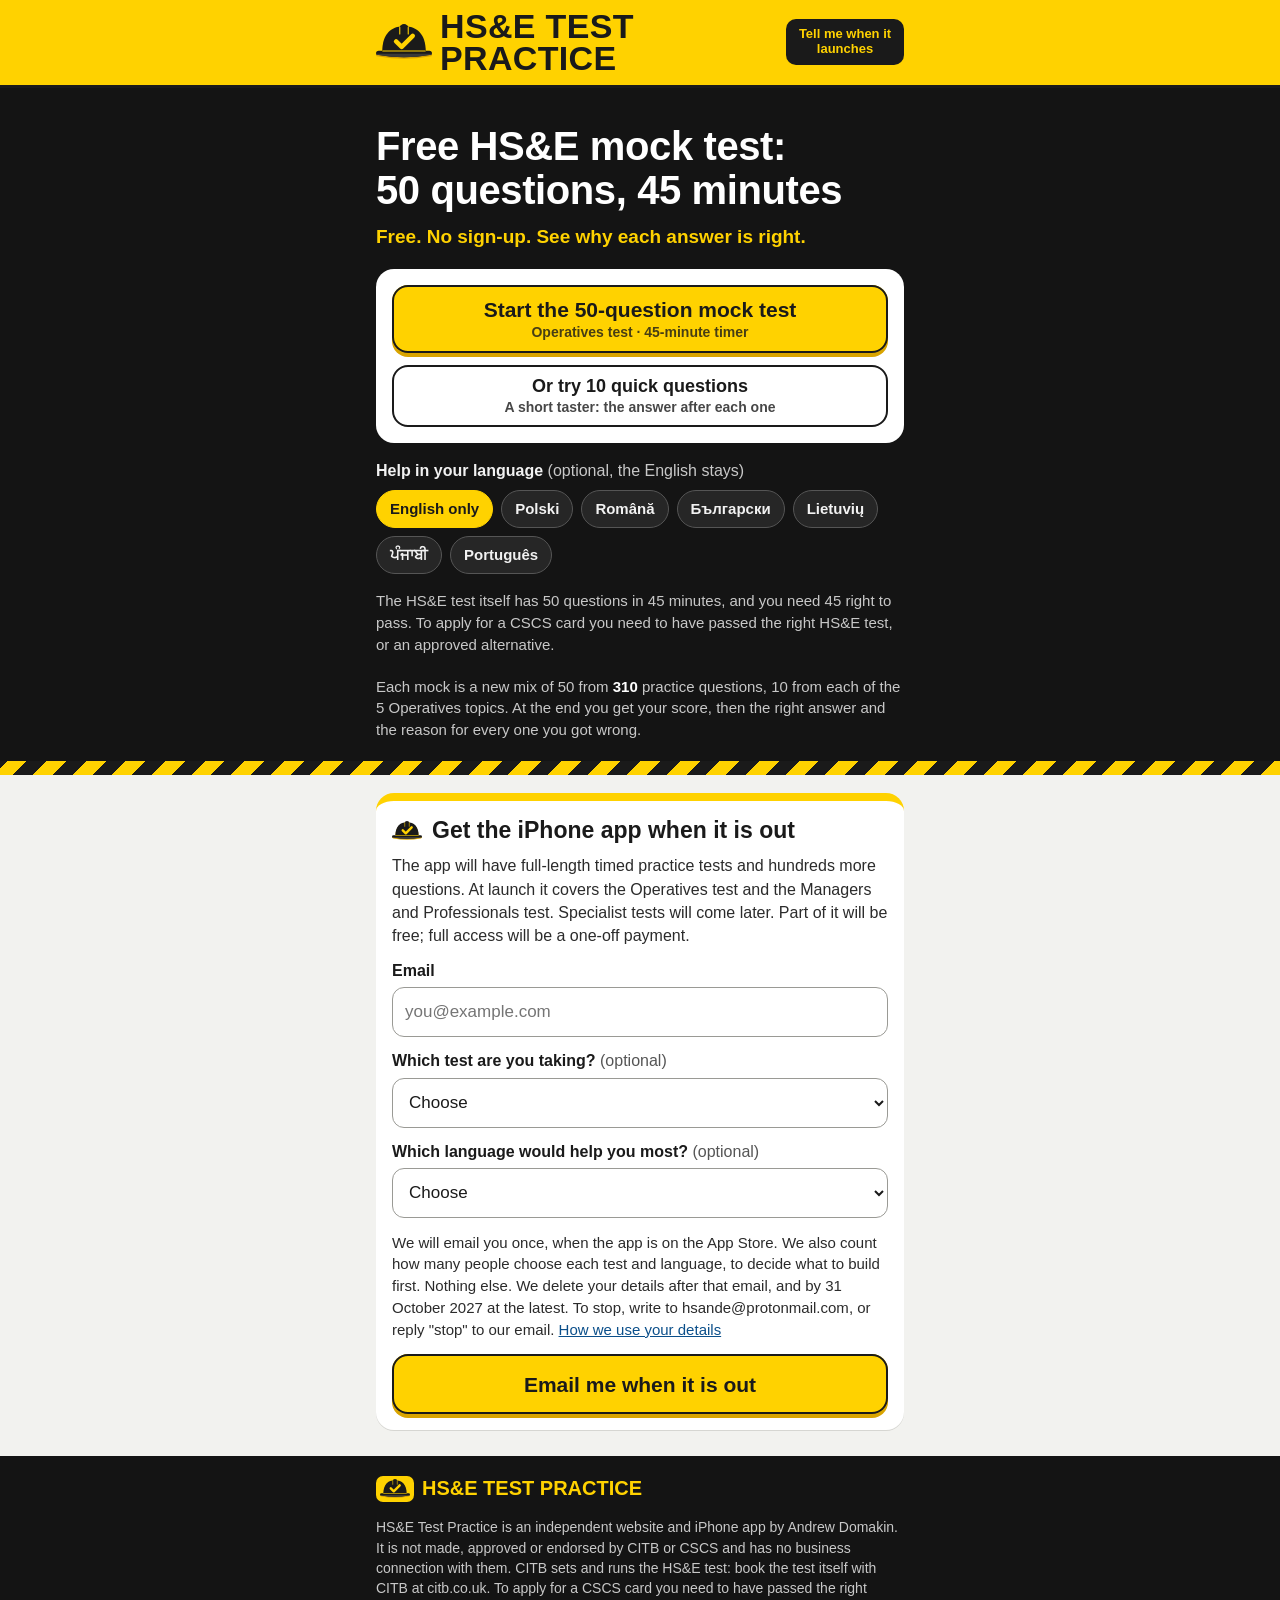
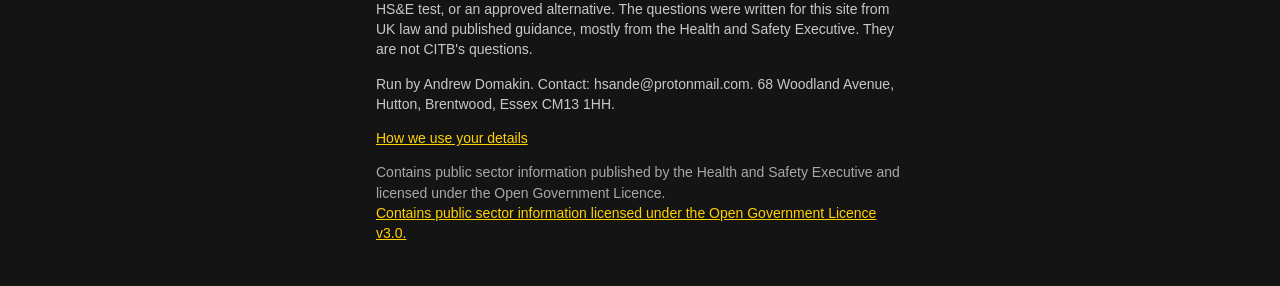
<file: index.html>
<!doctype html>
<html lang="en-GB">
<head>
<meta charset="utf-8">
<meta name="viewport" content="width=device-width, initial-scale=1, viewport-fit=cover">
<meta name="format-detection" content="telephone=no, email=no, address=no">
<title>HS&amp;E Test Practice: free 50-question mock test</title>
<meta name="description" content="A free, timed 50-question mock and 10 quick practice questions for the CITB HS&amp;E test, with the reason for every answer. Independent site, not made, approved or endorsed by CITB or CSCS.">
<meta name="theme-color" content="#FFD200">
<link rel="icon" href="icon.svg" type="image/svg+xml">
<link rel="stylesheet" href="style.css">
</head>
<body>

<header class="bar">
  <div class="bar-in">
    <span class="brand" aria-label="HS&amp;E Test Practice">
      <svg class="hat" viewBox="102 116 820 536" aria-hidden="true"><use href="#hat"/></svg>
      <span class="brand-name">HS&amp;E Test Practice</span>
    </span>
    <button type="button" class="bar-cta" data-go="signup">Tell me when it launches</button>
  </div>
</header>

<main>
  <!-- 1. The first screen -->
  <section id="intro" class="board">
    <div class="wrap">
      <h1>Free HS&amp;E mock test: <span class="nowrap">50 questions,</span> <span class="nowrap">45 minutes</span></h1>
      <p class="promise">Free. No sign-up. See why each answer is right.</p>

      <div class="start-card">
        <button type="button" class="big" id="startMock">Start the 50-question mock test<small>Operatives test · 45-minute timer</small></button>
        <button type="button" class="second" id="start">Or try 10 quick questions<small>A short taster: the answer after each one</small></button>
      </div>
      <div class="langs">
        <p class="langs-h">Help in your language <span>(optional, the English stays)</span></p>
        <div class="chips" role="group" aria-label="Help language">
          <button type="button" class="chip on" data-lang="">English only</button>
          <button type="button" class="chip" data-lang="pl" lang="pl">Polski</button>
          <button type="button" class="chip" data-lang="ro" lang="ro">Română</button>
          <button type="button" class="chip" data-lang="bg" lang="bg">Български</button>
          <button type="button" class="chip" data-lang="lt" lang="lt">Lietuvių</button>
          <button type="button" class="chip" data-lang="pa" lang="pa">ਪੰਜਾਬੀ</button>
          <button type="button" class="chip" data-lang="pt" lang="pt">Português</button>
        </div>
      </div>

      <p class="pool">The HS&amp;E test itself has 50 questions in 45 minutes, and you need 45 right to pass. To apply for a CSCS card you need to have passed the right HS&amp;E test, or an approved alternative.</p>
      <p class="pool">Each mock is a new mix of 50 from <b id="poolCount">310</b> practice questions, 10 from each of the 5 Operatives topics. At the end you get your score, then the right answer and the reason for every one you got wrong.</p>
    </div>
    <div class="stripes" aria-hidden="true"></div>
  </section>

  <!-- 2a. The 10-question taster -->
  <section id="quiz" class="quiz" hidden>
    <div class="quiz-top">
      <div class="wrap quiz-top-in">
        <span id="qcount" class="qcount">Question 1 of 10</span>
        <label class="lang-pick"><span class="sr">Help language</span><select class="langSelect"></select></label>
      </div>
      <div class="wrap"><div class="segs" id="segs" aria-hidden="true"></div></div>
    </div>
    <div class="wrap" id="qbody"></div>
    <div class="next-bar" id="nextBar" hidden>
      <div class="wrap"><button type="button" class="big" id="next">Next question</button></div>
    </div>
  </section>

  <section id="score" class="score wrap" hidden>
    <div class="score-card">
      <p class="score-big" id="scoreLine">You got 7 of 10.</p>
      <div class="score-dots" id="scoreDots" aria-hidden="true"></div>
      <p class="score-note">This is a short taster. It cannot tell you whether you will pass.</p>
      <button type="button" class="big" id="scoreToMock">Now try the 50-question mock test</button>
      <button type="button" class="again" id="again">Try the 10 again</button>
    </div>
  </section>

  <!-- 2b. The timed 50-question mock -->
  <section id="mock" class="quiz" hidden>
    <div class="quiz-top">
      <div class="wrap quiz-top-in">
        <span id="mcount" class="qcount">1 of 50</span>
        <span class="timer" id="timer" role="timer" aria-label="Time left">45:00</span>
        <label class="lang-pick"><span class="sr">Help language</span><select class="langSelect"></select></label>
      </div>
      <div class="wrap"><div class="segs fifty" id="msegs" aria-hidden="true"></div></div>
    </div>
    <div class="wrap" id="mbody"></div>
    <div class="next-bar" id="mockBar">
      <div class="wrap two">
        <button type="button" class="back" id="mback">Back</button>
        <button type="button" class="big" id="mnext">Next</button>
      </div>
      <div class="wrap"><button type="button" class="finish-link" id="mfinish">Finish the mock now</button></div>
    </div>
  </section>

  <section id="mockScore" class="score wrap" hidden>
    <div class="score-card">
      <p class="timeup" id="timeUp" hidden>Time is up.</p>
      <p class="score-big" id="mScoreLine">You got 41 of 50.</p>
      <p class="score-need">You need 45 right to pass the real test.</p>
      <div class="topics" id="mTopics"></div>
      <p class="score-note">This mock is practice, not the real test. It cannot tell you whether you will pass.</p>
      <button type="button" class="big" id="toReview">Go over your wrong answers</button>
      <div class="score-more">
        <button type="button" class="again" id="mockAgain">Start a new mock</button>
        <button type="button" class="again" id="mockToTaster">Try 10 quick questions</button>
      </div>
    </div>
  </section>

  <section id="review" class="quiz" hidden>
    <div class="quiz-top">
      <div class="wrap quiz-top-in">
        <span id="rcount" class="qcount">Wrong answer 1 of 9</span>
        <label class="lang-pick"><span class="sr">Help language</span><select class="langSelect"></select></label>
      </div>
    </div>
    <div class="wrap" id="rbody"></div>
    <div class="next-bar">
      <div class="wrap two">
        <button type="button" class="back" id="rback">Back</button>
        <button type="button" class="big" id="rnext">Next</button>
      </div>
    </div>
  </section>

  <!-- 4. Sign-up -->
  <section id="signup" class="signup wrap">
    <div class="signup-card">
      <div class="signup-head">
        <svg class="hat small" viewBox="102 116 820 536" aria-hidden="true"><use href="#hat"/></svg>
        <h2>Get the iPhone app when it is out</h2>
      </div>
      <p>The app will have full-length timed practice tests and hundreds more questions. At launch it covers the Operatives test and the Managers and Professionals test. Specialist tests will come later. Part of it will be free; full access will be a one-off payment.</p>

      <form id="form" novalidate>
        <label class="field">Email
          <input type="email" name="email" id="email" required autocomplete="email" inputmode="email" placeholder="you@example.com">
        </label>
        <span class="err" id="emailErr" hidden>Please enter your email address.</span>

        <label class="field">Which test are you taking? <span class="optl">(optional)</span>
          <select name="test" id="test">
            <option value="">Choose</option>
            <option>Operatives</option>
            <option>Managers and Professionals</option>
            <option>Specialist (coming later)</option>
            <option>Not sure</option>
            <option>Prefer not to say</option>
          </select>
        </label>

        <label class="field">Which language would help you most? <span class="optl">(optional)</span>
          <select name="language" id="language">
            <option value="">Choose</option>
            <option>English</option>
            <option lang="pl">Polski</option>
            <option lang="ro">Română</option>
            <option lang="bg">Български</option>
            <option lang="lt">Lietuvių</option>
            <option lang="pa">ਪੰਜਾਬੀ</option>
            <option lang="pt">Português</option>
            <option>Other</option>
          </select>
        </label>

        <input type="hidden" name="source" value="site">
        <div class="hp" aria-hidden="true">
          <label>Leave this empty <input type="text" name="website" tabindex="-1" autocomplete="off"></label>
        </div>

        <p class="layer1">We will email you once, when the app is on the App Store. We also count how many people choose each test and language, to decide what to build first. Nothing else. We delete your details after that email, and by 31 October 2027 at the latest. To stop, write to <span data-fill="email">[business email]</span>, or reply "stop" to our email. <a href="privacy.html" id="noticeLink">How we use your details</a></p>

        <button type="submit" class="big" id="send">Email me when it is out</button>
        <p class="thanks" id="thanks" hidden role="status">Thanks. We will email you once, when the app is out.</p>
        <p class="err" id="sendErr" hidden role="status"></p>
      </form>

      <div class="notice" id="notice" hidden>
        <h3>How we use your details</h3>
        <p><b>Who we are.</b> HS&amp;E Test Practice is run by Andrew Domakin, a sole trader in the UK. Contact: <span data-fill="email">[business email]</span>, <span data-fill="address">[geographic address]</span>.</p>
        <p><b>What we collect.</b> Your email address and, if you choose, which test you are taking and a language. We also record the date and time, which version of this notice you saw, and whether you came from our Google ad. We do not ask your name.</p>
        <p><b>Why, and our legal basis.</b></p>
        <ul>
          <li>To email you once when the HS&amp;E Test Practice iPhone app is on the App Store. Our legal basis is your consent, which you give by pressing "Email me when it is out". You do not have to: the practice questions and the mock work without it.</li>
          <li>To count how many people want each test and each language, and how many came from our Google ad, so we can decide what to build and translate first and whether our ad works. Our legal basis is our legitimate interest in making those decisions. We only ever use these counts as totals. You can object at any time by writing to <span data-fill="email">[business email]</span>.</li>
        </ul>
        <p>We do not use your details for anything else.</p>
        <p><b>Who else has your details.</b> Google, which runs Google Forms: it stores the answers in our Google account and also handles them under its own privacy policy (policies.google.com/privacy). Google may store data in the United States; Google LLC is covered by the UK–US data bridge. GitHub, which hosts this page, records visitors' IP addresses for security. We never sell your details or give them to anyone else.</p>
        <p><b>How long we keep them.</b> We delete them after we send the launch email, and by 31 October 2027 at the latest, even if the app is not out by then.</p>
        <p><b>Your rights.</b> You can take back your consent at any time: write to <span data-fill="email">[business email]</span>, or reply "stop" to our email. You can ask for a copy of your details, or ask us to correct or delete them. If you are unhappy with how we use your details, tell us: we will confirm we have your complaint within 30 days and then deal with it. You can also complain to the Information Commissioner's Office: ico.org.uk.</p>
        <p data-cookies><b>Cookies.</b> This page sets no cookies and uses no tracking.</p>
        <p>No decisions are made about you by computer.</p>
        <button type="button" class="again" id="noticeClose">Close</button>
      </div>
    </div>
  </section>
</main>

<footer class="foot">
  <div class="wrap">
    <p class="foot-brand"><svg class="hat small" viewBox="102 116 820 536" aria-hidden="true"><use href="#hat"/></svg> HS&amp;E Test Practice</p>
    <p>HS&amp;E Test Practice is an independent website and iPhone app by Andrew Domakin. It is not made, approved or endorsed by CITB or CSCS and has no business connection with them. CITB sets and runs the HS&amp;E test: book the test itself with CITB at citb.co.uk. To apply for a CSCS card you need to have passed the right HS&amp;E test, or an approved alternative. The questions were written for this site from UK law and published guidance, mostly from the Health and Safety Executive. They are not CITB's questions.</p>
    <p>Run by Andrew Domakin. Contact: <span data-fill="email">[business email]</span>. <span data-fill="address">[geographic address]</span>.</p>
    <p><a href="privacy.html">How we use your details</a><span id="adSettingsWrap" hidden> · <a href="#" id="adSettings">Ad measurement settings</a></span></p>
    <p class="credits">Contains public sector information published by the Health and Safety Executive and licensed under the Open Government Licence.<br>
    <a href="https://www.nationalarchives.gov.uk/doc/open-government-licence/version/3/">Contains public sector information licensed under the Open Government Licence v3.0.</a></p>
  </div>
</footer>

<!-- Option 4B only (config.js GTAG.enabled). Hidden and inert while the tag is off. -->
<div class="consent" id="consent" hidden role="dialog" aria-label="Ad measurement">
  <div class="wrap">
    <p>Can we count whether our Google ad brought you here? If you allow it, Google sets a cookie and tells us when someone who clicked our ad signs up. Google also uses this to measure its ads. It is not needed for the page to work.</p>
    <p class="consent-more" id="consentMore" hidden>Google receives the ad click, the page visit and the sign-up event. You can change your mind at any time with "Ad measurement settings" at the bottom of the page.</p>
    <div class="consent-btns">
      <button type="button" class="cbtn" id="cAllow">Allow</button>
      <button type="button" class="cbtn" id="cDeny">No thanks</button>
      <button type="button" class="clink" id="cMore">More</button>
    </div>
  </div>
</div>

<!-- The app icon's hard hat with the tick (same shapes as the app's SiteStyle.swift) -->
<svg width="0" height="0" style="position:absolute" aria-hidden="true">
  <defs>
    <clipPath id="underside"><rect x="90" y="552" width="850" height="120"/></clipPath>
    <g id="hatShape">
      <path d="M142 508 L882 508 Q922 508 922 548 Q922 570 882 570 Q512 638 142 570 Q102 570 102 548 Q102 508 142 508 Z"/>
      <path d="M194 520 C194 270 315 150 512 150 C709 150 830 270 830 520 Z"/>
      <rect x="450" y="116" width="124" height="184" rx="62"/>
    </g>
    <g id="hat">
      <use href="#hatShape" fill="#D9A400" transform="translate(0 22)"/>
      <use href="#hatShape" fill="#1A1A1A"/>
      <path clip-path="url(#underside)" fill="#3A3A3A" d="M142 508 L882 508 Q922 508 922 548 Q922 570 882 570 Q512 638 142 570 Q102 570 102 548 Q102 508 142 508 Z"/>
      <path d="M450 166 V262 M574 166 V262 M202 512 H822" stroke="#FFD200" stroke-width="16" stroke-linecap="round" fill="none"/>
      <path d="M396 372 L478 452 L640 290" stroke="#FFD200" stroke-width="66" stroke-linecap="round" stroke-linejoin="round" fill="none"/>
    </g>
  </defs>
</svg>

<script src="config.js"></script>
<script src="data.js"></script>
<script src="app.js"></script>
</body>
</html>
</file>
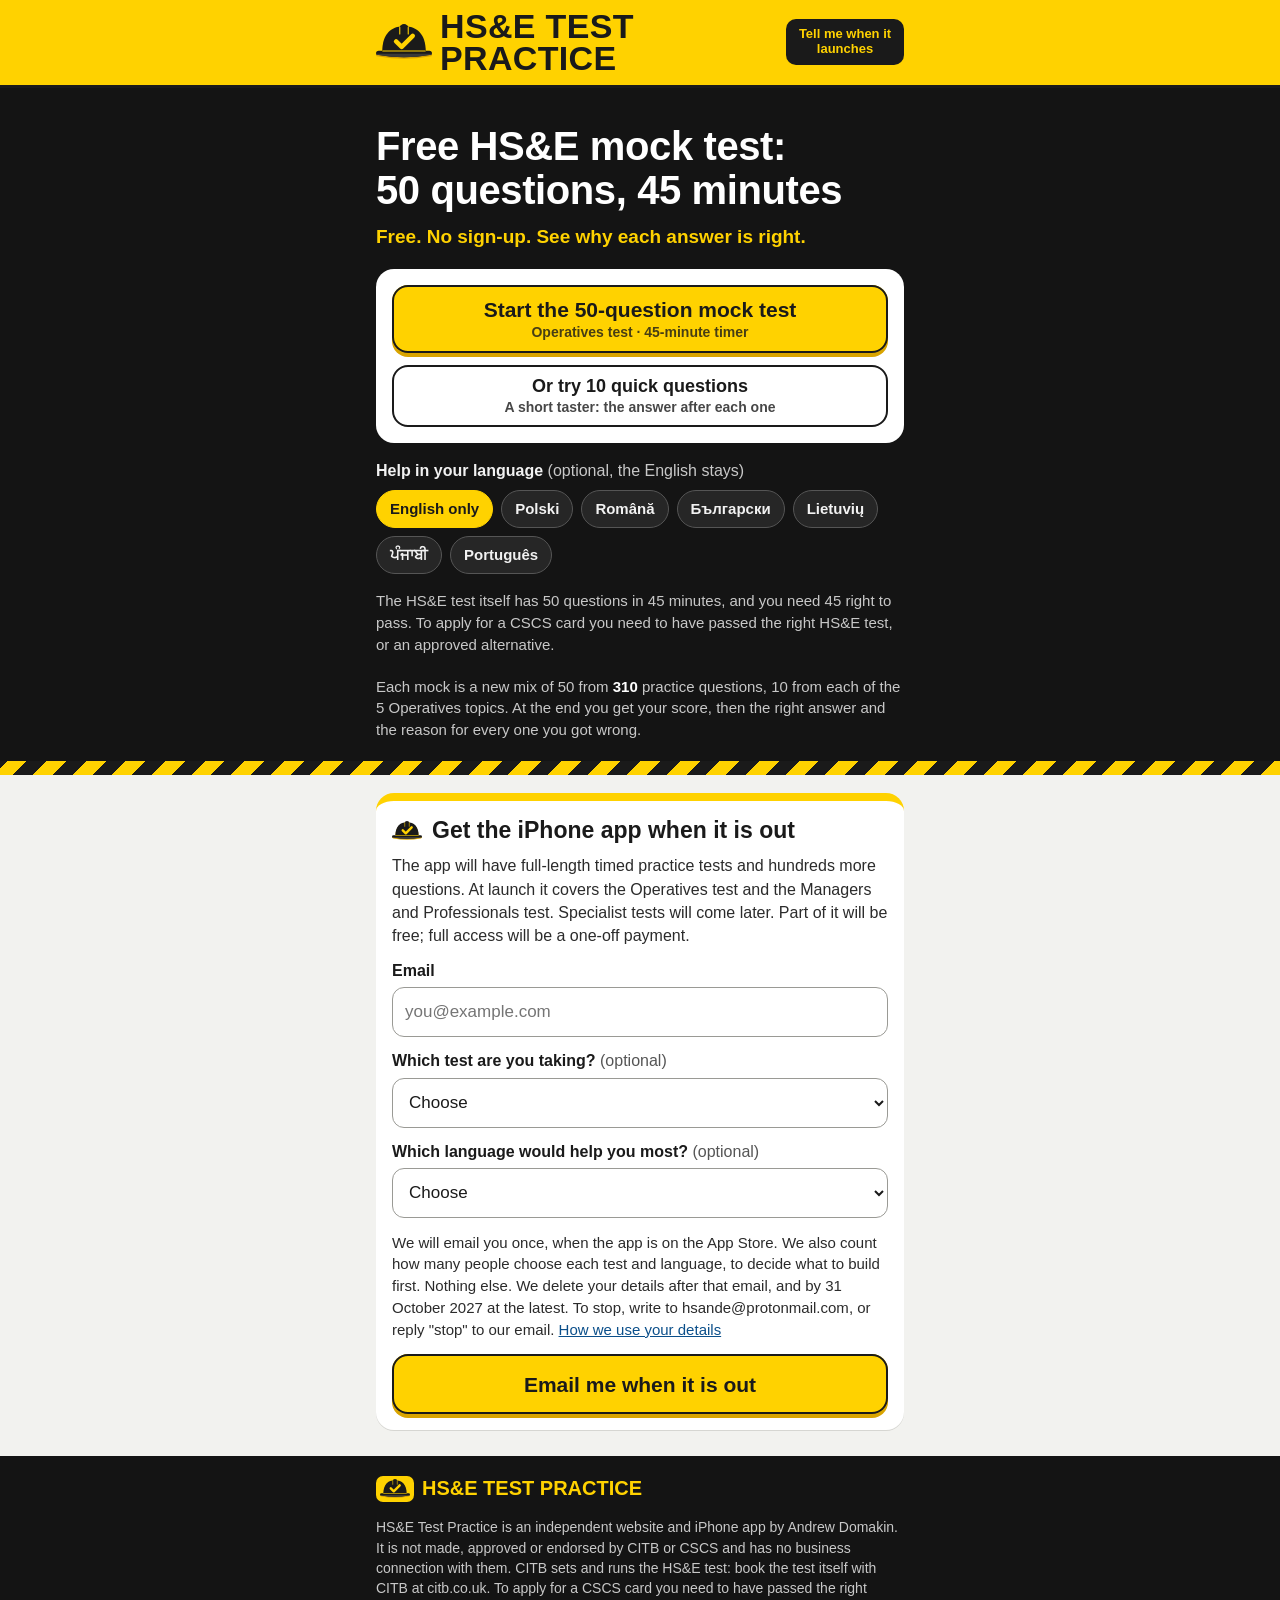
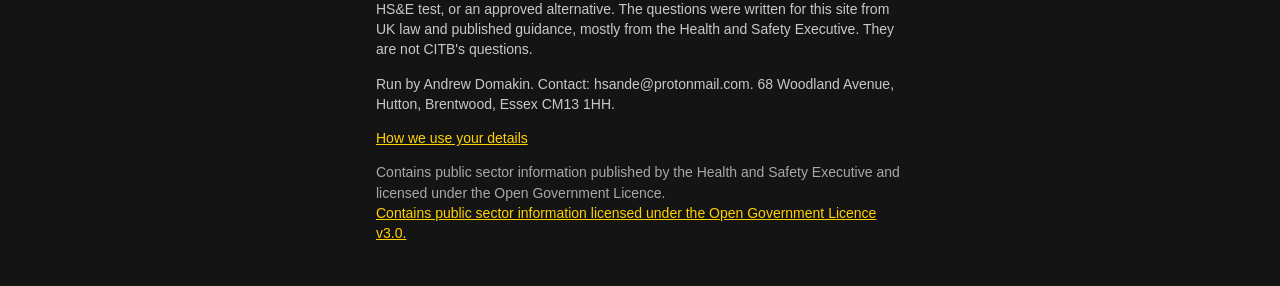
<file: go/index.html>
<!doctype html>
<html lang="en-GB">
<head>
<meta charset="utf-8">
<meta name="robots" content="noindex">
<meta name="viewport" content="width=device-width, initial-scale=1, viewport-fit=cover">
<meta name="format-detection" content="telephone=no, email=no, address=no">
<title>HS&amp;E Test Practice: free 50-question mock test</title>
<meta name="description" content="A free, timed 50-question mock and 10 quick practice questions for the CITB HS&amp;E test, with the reason for every answer. Independent site, not made, approved or endorsed by CITB or CSCS.">
<meta name="theme-color" content="#FFD200">
<link rel="icon" href="../icon.svg" type="image/svg+xml">
<link rel="stylesheet" href="../style.css">
</head>
<body>

<header class="bar">
  <div class="bar-in">
    <span class="brand" aria-label="HS&amp;E Test Practice">
      <svg class="hat" viewBox="102 116 820 536" aria-hidden="true"><use href="#hat"/></svg>
      <span class="brand-name">HS&amp;E Test Practice</span>
    </span>
    <button type="button" class="bar-cta" data-go="signup">Tell me when it launches</button>
  </div>
</header>

<main>
  <!-- 1. The first screen -->
  <section id="intro" class="board">
    <div class="wrap">
      <h1>Free HS&amp;E mock test: <span class="nowrap">50 questions,</span> <span class="nowrap">45 minutes</span></h1>
      <p class="promise">Free. No sign-up. See why each answer is right.</p>

      <div class="start-card">
        <button type="button" class="big" id="startMock">Start the 50-question mock test<small>Operatives test · 45-minute timer</small></button>
        <button type="button" class="second" id="start">Or try 10 quick questions<small>A short taster: the answer after each one</small></button>
      </div>
      <div class="langs">
        <p class="langs-h">Help in your language <span>(optional, the English stays)</span></p>
        <div class="chips" role="group" aria-label="Help language">
          <button type="button" class="chip on" data-lang="">English only</button>
          <button type="button" class="chip" data-lang="pl" lang="pl">Polski</button>
          <button type="button" class="chip" data-lang="ro" lang="ro">Română</button>
          <button type="button" class="chip" data-lang="bg" lang="bg">Български</button>
          <button type="button" class="chip" data-lang="lt" lang="lt">Lietuvių</button>
          <button type="button" class="chip" data-lang="pa" lang="pa">ਪੰਜਾਬੀ</button>
          <button type="button" class="chip" data-lang="pt" lang="pt">Português</button>
        </div>
      </div>

      <p class="pool">The HS&amp;E test itself has 50 questions in 45 minutes, and you need 45 right to pass. To apply for a CSCS card you need to have passed the right HS&amp;E test, or an approved alternative.</p>
      <p class="pool">Each mock is a new mix of 50 from <b id="poolCount">310</b> practice questions, 10 from each of the 5 Operatives topics. At the end you get your score, then the right answer and the reason for every one you got wrong.</p>
    </div>
    <div class="stripes" aria-hidden="true"></div>
  </section>

  <!-- 2a. The 10-question taster -->
  <section id="quiz" class="quiz" hidden>
    <div class="quiz-top">
      <div class="wrap quiz-top-in">
        <span id="qcount" class="qcount">Question 1 of 10</span>
        <label class="lang-pick"><span class="sr">Help language</span><select class="langSelect"></select></label>
      </div>
      <div class="wrap"><div class="segs" id="segs" aria-hidden="true"></div></div>
    </div>
    <div class="wrap" id="qbody"></div>
    <div class="next-bar" id="nextBar" hidden>
      <div class="wrap"><button type="button" class="big" id="next">Next question</button></div>
    </div>
  </section>

  <section id="score" class="score wrap" hidden>
    <div class="score-card">
      <p class="score-big" id="scoreLine">You got 7 of 10.</p>
      <div class="score-dots" id="scoreDots" aria-hidden="true"></div>
      <p class="score-note">This is a short taster. It cannot tell you whether you will pass.</p>
      <button type="button" class="big" id="scoreToMock">Now try the 50-question mock test</button>
      <button type="button" class="again" id="again">Try the 10 again</button>
    </div>
  </section>

  <!-- 2b. The timed 50-question mock -->
  <section id="mock" class="quiz" hidden>
    <div class="quiz-top">
      <div class="wrap quiz-top-in">
        <span id="mcount" class="qcount">1 of 50</span>
        <span class="timer" id="timer" role="timer" aria-label="Time left">45:00</span>
        <label class="lang-pick"><span class="sr">Help language</span><select class="langSelect"></select></label>
      </div>
      <div class="wrap"><div class="segs fifty" id="msegs" aria-hidden="true"></div></div>
    </div>
    <div class="wrap" id="mbody"></div>
    <div class="next-bar" id="mockBar">
      <div class="wrap two">
        <button type="button" class="back" id="mback">Back</button>
        <button type="button" class="big" id="mnext">Next</button>
      </div>
      <div class="wrap"><button type="button" class="finish-link" id="mfinish">Finish the mock now</button></div>
    </div>
  </section>

  <section id="mockScore" class="score wrap" hidden>
    <div class="score-card">
      <p class="timeup" id="timeUp" hidden>Time is up.</p>
      <p class="score-big" id="mScoreLine">You got 41 of 50.</p>
      <p class="score-need">You need 45 right to pass the real test.</p>
      <div class="topics" id="mTopics"></div>
      <p class="score-note">This mock is practice, not the real test. It cannot tell you whether you will pass.</p>
      <button type="button" class="big" id="toReview">Go over your wrong answers</button>
      <div class="score-more">
        <button type="button" class="again" id="mockAgain">Start a new mock</button>
        <button type="button" class="again" id="mockToTaster">Try 10 quick questions</button>
      </div>
    </div>
  </section>

  <section id="review" class="quiz" hidden>
    <div class="quiz-top">
      <div class="wrap quiz-top-in">
        <span id="rcount" class="qcount">Wrong answer 1 of 9</span>
        <label class="lang-pick"><span class="sr">Help language</span><select class="langSelect"></select></label>
      </div>
    </div>
    <div class="wrap" id="rbody"></div>
    <div class="next-bar">
      <div class="wrap two">
        <button type="button" class="back" id="rback">Back</button>
        <button type="button" class="big" id="rnext">Next</button>
      </div>
    </div>
  </section>

  <!-- 4. Sign-up -->
  <section id="signup" class="signup wrap">
    <div class="signup-card">
      <div class="signup-head">
        <svg class="hat small" viewBox="102 116 820 536" aria-hidden="true"><use href="#hat"/></svg>
        <h2>Get the iPhone app when it is out</h2>
      </div>
      <p>The app will have full-length timed practice tests and hundreds more questions. At launch it covers the Operatives test and the Managers and Professionals test. Specialist tests will come later. Part of it will be free; full access will be a one-off payment.</p>

      <form id="form" novalidate>
        <label class="field">Email
          <input type="email" name="email" id="email" required autocomplete="email" inputmode="email" placeholder="you@example.com">
        </label>
        <span class="err" id="emailErr" hidden>Please enter your email address.</span>

        <label class="field">Which test are you taking? <span class="optl">(optional)</span>
          <select name="test" id="test">
            <option value="">Choose</option>
            <option>Operatives</option>
            <option>Managers and Professionals</option>
            <option>Specialist (coming later)</option>
            <option>Not sure</option>
            <option>Prefer not to say</option>
          </select>
        </label>

        <label class="field">Which language would help you most? <span class="optl">(optional)</span>
          <select name="language" id="language">
            <option value="">Choose</option>
            <option>English</option>
            <option lang="pl">Polski</option>
            <option lang="ro">Română</option>
            <option lang="bg">Български</option>
            <option lang="lt">Lietuvių</option>
            <option lang="pa">ਪੰਜਾਬੀ</option>
            <option lang="pt">Português</option>
            <option>Other</option>
          </select>
        </label>

        <input type="hidden" name="source" value="google-ads">
        <div class="hp" aria-hidden="true">
          <label>Leave this empty <input type="text" name="website" tabindex="-1" autocomplete="off"></label>
        </div>

        <p class="layer1">We will email you once, when the app is on the App Store. We also count how many people choose each test and language, to decide what to build first. Nothing else. We delete your details after that email, and by 31 October 2027 at the latest. To stop, write to <span data-fill="email">[business email]</span>, or reply "stop" to our email. <a href="../privacy.html" id="noticeLink">How we use your details</a></p>

        <button type="submit" class="big" id="send">Email me when it is out</button>
        <p class="thanks" id="thanks" hidden role="status">Thanks. We will email you once, when the app is out.</p>
        <p class="err" id="sendErr" hidden role="status"></p>
      </form>

      <div class="notice" id="notice" hidden>
        <h3>How we use your details</h3>
        <p><b>Who we are.</b> HS&amp;E Test Practice is run by Andrew Domakin, a sole trader in the UK. Contact: <span data-fill="email">[business email]</span>, <span data-fill="address">[geographic address]</span>.</p>
        <p><b>What we collect.</b> Your email address and, if you choose, which test you are taking and a language. We also record the date and time, which version of this notice you saw, and whether you came from our Google ad. We do not ask your name.</p>
        <p><b>Why, and our legal basis.</b></p>
        <ul>
          <li>To email you once when the HS&amp;E Test Practice iPhone app is on the App Store. Our legal basis is your consent, which you give by pressing "Email me when it is out". You do not have to: the practice questions and the mock work without it.</li>
          <li>To count how many people want each test and each language, and how many came from our Google ad, so we can decide what to build and translate first and whether our ad works. Our legal basis is our legitimate interest in making those decisions. We only ever use these counts as totals. You can object at any time by writing to <span data-fill="email">[business email]</span>.</li>
        </ul>
        <p>We do not use your details for anything else.</p>
        <p><b>Who else has your details.</b> Google, which runs Google Forms: it stores the answers in our Google account and also handles them under its own privacy policy (policies.google.com/privacy). Google may store data in the United States; Google LLC is covered by the UK–US data bridge. GitHub, which hosts this page, records visitors' IP addresses for security. We never sell your details or give them to anyone else.</p>
        <p><b>How long we keep them.</b> We delete them after we send the launch email, and by 31 October 2027 at the latest, even if the app is not out by then.</p>
        <p><b>Your rights.</b> You can take back your consent at any time: write to <span data-fill="email">[business email]</span>, or reply "stop" to our email. You can ask for a copy of your details, or ask us to correct or delete them. If you are unhappy with how we use your details, tell us: we will confirm we have your complaint within 30 days and then deal with it. You can also complain to the Information Commissioner's Office: ico.org.uk.</p>
        <p data-cookies><b>Cookies.</b> This page sets no cookies and uses no tracking.</p>
        <p>No decisions are made about you by computer.</p>
        <button type="button" class="again" id="noticeClose">Close</button>
      </div>
    </div>
  </section>
</main>

<footer class="foot">
  <div class="wrap">
    <p class="foot-brand"><svg class="hat small" viewBox="102 116 820 536" aria-hidden="true"><use href="#hat"/></svg> HS&amp;E Test Practice</p>
    <p>HS&amp;E Test Practice is an independent website and iPhone app by Andrew Domakin. It is not made, approved or endorsed by CITB or CSCS and has no business connection with them. CITB sets and runs the HS&amp;E test: book the test itself with CITB at citb.co.uk. To apply for a CSCS card you need to have passed the right HS&amp;E test, or an approved alternative. The questions were written for this site from UK law and published guidance, mostly from the Health and Safety Executive. They are not CITB's questions.</p>
    <p>Run by Andrew Domakin. Contact: <span data-fill="email">[business email]</span>. <span data-fill="address">[geographic address]</span>.</p>
    <p><a href="../privacy.html">How we use your details</a><span id="adSettingsWrap" hidden> · <a href="#" id="adSettings">Ad measurement settings</a></span></p>
    <p class="credits">Contains public sector information published by the Health and Safety Executive and licensed under the Open Government Licence.<br>
    <a href="https://www.nationalarchives.gov.uk/doc/open-government-licence/version/3/">Contains public sector information licensed under the Open Government Licence v3.0.</a></p>
  </div>
</footer>

<!-- Option 4B only (config.js GTAG.enabled). Hidden and inert while the tag is off. -->
<div class="consent" id="consent" hidden role="dialog" aria-label="Ad measurement">
  <div class="wrap">
    <p>Can we count whether our Google ad brought you here? If you allow it, Google sets a cookie and tells us when someone who clicked our ad signs up. Google also uses this to measure its ads. It is not needed for the page to work.</p>
    <p class="consent-more" id="consentMore" hidden>Google receives the ad click, the page visit and the sign-up event. You can change your mind at any time with "Ad measurement settings" at the bottom of the page.</p>
    <div class="consent-btns">
      <button type="button" class="cbtn" id="cAllow">Allow</button>
      <button type="button" class="cbtn" id="cDeny">No thanks</button>
      <button type="button" class="clink" id="cMore">More</button>
    </div>
  </div>
</div>

<!-- The app icon's hard hat with the tick (same shapes as the app's SiteStyle.swift) -->
<svg width="0" height="0" style="position:absolute" aria-hidden="true">
  <defs>
    <clipPath id="underside"><rect x="90" y="552" width="850" height="120"/></clipPath>
    <g id="hatShape">
      <path d="M142 508 L882 508 Q922 508 922 548 Q922 570 882 570 Q512 638 142 570 Q102 570 102 548 Q102 508 142 508 Z"/>
      <path d="M194 520 C194 270 315 150 512 150 C709 150 830 270 830 520 Z"/>
      <rect x="450" y="116" width="124" height="184" rx="62"/>
    </g>
    <g id="hat">
      <use href="#hatShape" fill="#D9A400" transform="translate(0 22)"/>
      <use href="#hatShape" fill="#1A1A1A"/>
      <path clip-path="url(#underside)" fill="#3A3A3A" d="M142 508 L882 508 Q922 508 922 548 Q922 570 882 570 Q512 638 142 570 Q102 570 102 548 Q102 508 142 508 Z"/>
      <path d="M450 166 V262 M574 166 V262 M202 512 H822" stroke="#FFD200" stroke-width="16" stroke-linecap="round" fill="none"/>
      <path d="M396 372 L478 452 L640 290" stroke="#FFD200" stroke-width="66" stroke-linecap="round" stroke-linejoin="round" fill="none"/>
    </g>
  </defs>
</svg>

<script src="../config.js"></script>
<script src="../data.js"></script>
<script src="../app.js"></script>
</body>
</html>
</file>
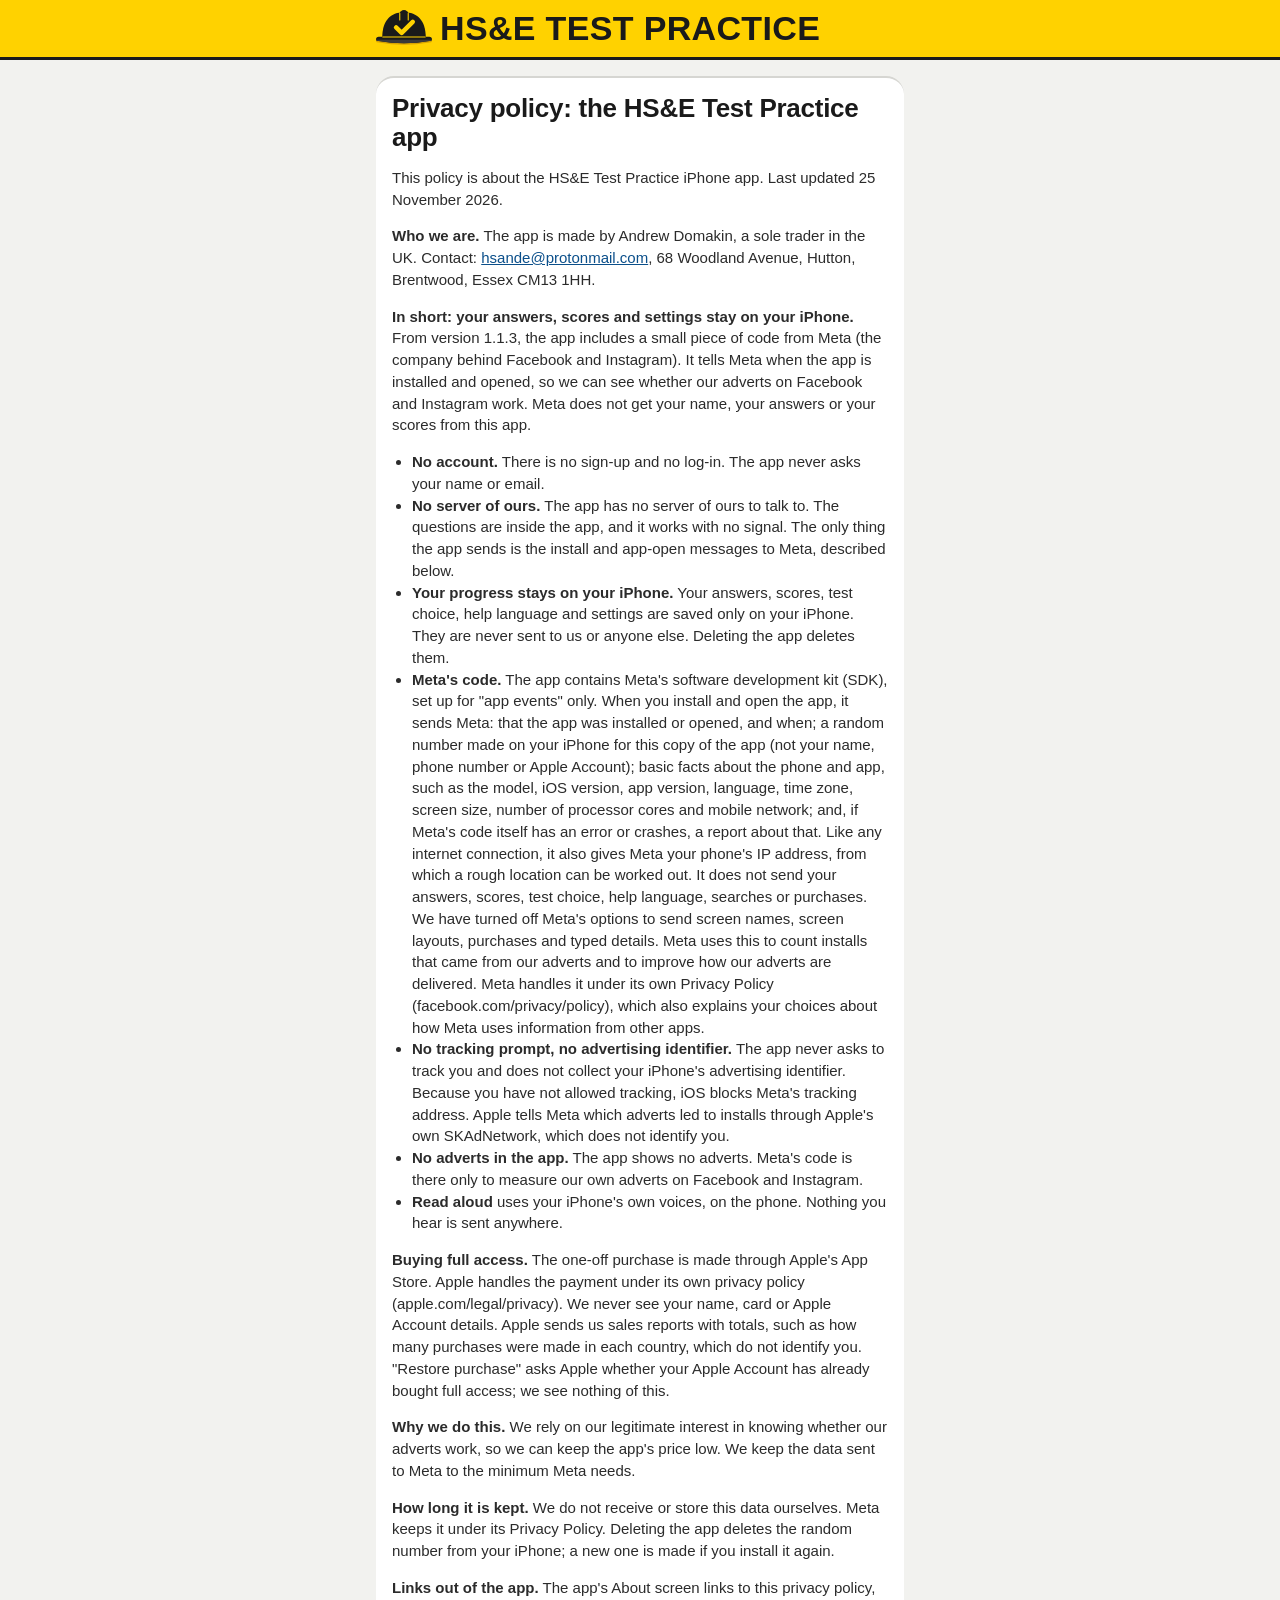
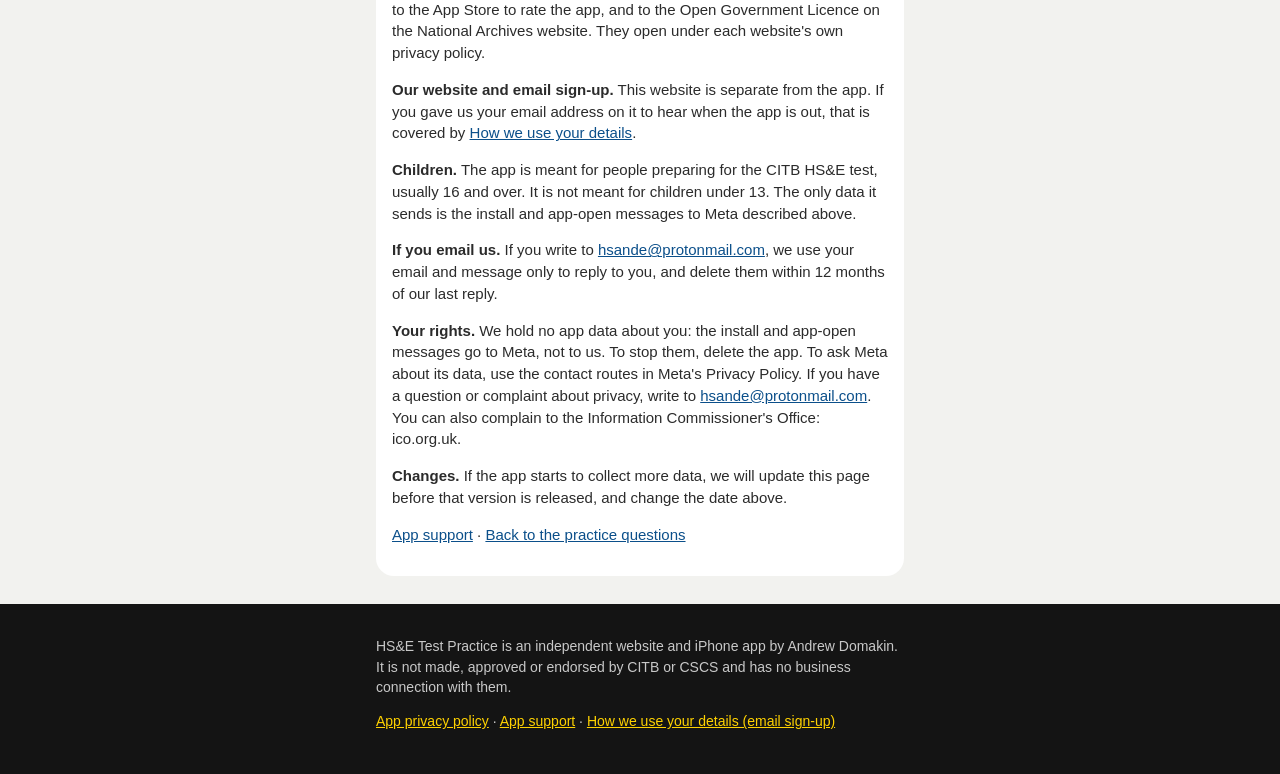
<file: privacy/index.html>
<!doctype html>
<html lang="en-GB">
<head>
<meta charset="utf-8">
<meta name="viewport" content="width=device-width, initial-scale=1, viewport-fit=cover">
<meta name="format-detection" content="telephone=no, email=no, address=no">
<title>Privacy policy: HS&amp;E Test Practice app</title>
<meta name="theme-color" content="#FFD200">
<link rel="icon" href="../icon.svg" type="image/svg+xml">
<link rel="stylesheet" href="../style.css">
</head>
<body>
<header class="bar">
  <div class="bar-in">
    <a class="brand" href="../" style="text-decoration:none" aria-label="HS&amp;E Test Practice: home">
      <svg class="hat" viewBox="102 116 820 536" aria-hidden="true"><use href="#hat"/></svg>
      <span class="brand-name">HS&amp;E Test Practice</span>
    </a>
  </div>
</header>
<main class="wrap">
  <article class="doc notice">

  <h1>Privacy policy: the HS&amp;E Test Practice app</h1>
  <p>This policy is about the HS&amp;E Test Practice iPhone app. Last updated 25 November 2026.</p>
  <p><b>Who we are.</b> The app is made by Andrew Domakin, a sole trader in the UK. Contact: <a data-fill="email" href="mailto:hsande@protonmail.com">hsande@protonmail.com</a>, <span data-fill="address">68 Woodland Avenue, Hutton, Brentwood, Essex CM13 1HH</span>.</p>
  <p><b>In short: your answers, scores and settings stay on your iPhone.</b> From version 1.1.3, the app includes a small piece of code from Meta (the company behind Facebook and Instagram). It tells Meta when the app is installed and opened, so we can see whether our adverts on Facebook and Instagram work. Meta does not get your name, your answers or your scores from this app.</p>
  <ul>
    <li><b>No account.</b> There is no sign-up and no log-in. The app never asks your name or email.</li>
    <li><b>No server of ours.</b> The app has no server of ours to talk to. The questions are inside the app, and it works with no signal. The only thing the app sends is the install and app-open messages to Meta, described below.</li>
    <li><b>Your progress stays on your iPhone.</b> Your answers, scores, test choice, help language and settings are saved only on your iPhone. They are never sent to us or anyone else. Deleting the app deletes them.</li>
    <li><b>Meta's code.</b> The app contains Meta's software development kit (SDK), set up for "app events" only. When you install and open the app, it sends Meta: that the app was installed or opened, and when; a random number made on your iPhone for this copy of the app (not your name, phone number or Apple Account); basic facts about the phone and app, such as the model, iOS version, app version, language, time zone, screen size, number of processor cores and mobile network; and, if Meta's code itself has an error or crashes, a report about that. Like any internet connection, it also gives Meta your phone's IP address, from which a rough location can be worked out. It does not send your answers, scores, test choice, help language, searches or purchases. We have turned off Meta's options to send screen names, screen layouts, purchases and typed details. Meta uses this to count installs that came from our adverts and to improve how our adverts are delivered. Meta handles it under its own Privacy Policy (facebook.com/privacy/policy), which also explains your choices about how Meta uses information from other apps.</li>
    <li><b>No tracking prompt, no advertising identifier.</b> The app never asks to track you and does not collect your iPhone's advertising identifier. Because you have not allowed tracking, iOS blocks Meta's tracking address. Apple tells Meta which adverts led to installs through Apple's own SKAdNetwork, which does not identify you.</li>
    <li><b>No adverts in the app.</b> The app shows no adverts. Meta's code is there only to measure our own adverts on Facebook and Instagram.</li>
    <li><b>Read aloud</b> uses your iPhone's own voices, on the phone. Nothing you hear is sent anywhere.</li>
  </ul>
  <p><b>Buying full access.</b> The one-off purchase is made through Apple's App Store. Apple handles the payment under its own privacy policy (apple.com/legal/privacy). We never see your name, card or Apple Account details. Apple sends us sales reports with totals, such as how many purchases were made in each country, which do not identify you. "Restore purchase" asks Apple whether your Apple Account has already bought full access; we see nothing of this.</p>
  <p><b>Why we do this.</b> We rely on our legitimate interest in knowing whether our adverts work, so we can keep the app's price low. We keep the data sent to Meta to the minimum Meta needs.</p>
  <p><b>How long it is kept.</b> We do not receive or store this data ourselves. Meta keeps it under its Privacy Policy. Deleting the app deletes the random number from your iPhone; a new one is made if you install it again.</p>
  <p><b>Links out of the app.</b> The app's About screen links to this privacy policy, to the App Store to rate the app, and to the Open Government Licence on the National Archives website. They open under each website's own privacy policy.</p>
  <p><b>Our website and email sign-up.</b> This website is separate from the app. If you gave us your email address on it to hear when the app is out, that is covered by <a href="../privacy.html">How we use your details</a>.</p>
  <p><b>Children.</b> The app is meant for people preparing for the CITB HS&amp;E test, usually 16 and over. It is not meant for children under 13. The only data it sends is the install and app-open messages to Meta described above.</p>
  <p><b>If you email us.</b> If you write to <a data-fill="email" href="mailto:hsande@protonmail.com">hsande@protonmail.com</a>, we use your email and message only to reply to you, and delete them within 12 months of our last reply.</p>
  <p><b>Your rights.</b> We hold no app data about you: the install and app-open messages go to Meta, not to us. To stop them, delete the app. To ask Meta about its data, use the contact routes in Meta's Privacy Policy. If you have a question or complaint about privacy, write to <a data-fill="email" href="mailto:hsande@protonmail.com">hsande@protonmail.com</a>. You can also complain to the Information Commissioner's Office: ico.org.uk.</p>
  <p><b>Changes.</b> If the app starts to collect more data, we will update this page before that version is released, and change the date above.</p>
    <p><a href="../support/">App support</a> · <a href="../">Back to the practice questions</a></p>
  </article>
</main>
<footer class="foot">
  <div class="wrap">
    <p>HS&amp;E Test Practice is an independent website and iPhone app by Andrew Domakin. It is not made, approved or endorsed by CITB or CSCS and has no business connection with them.</p>
    <p><a href="../privacy/">App privacy policy</a> · <a href="../support/">App support</a> · <a href="../privacy.html">How we use your details (email sign-up)</a></p>
  </div>
</footer>
<!-- The app icon's hard hat with the tick (same shapes as the app's SiteStyle.swift) -->
<svg width="0" height="0" style="position:absolute" aria-hidden="true">
  <defs>
    <clipPath id="underside"><rect x="90" y="552" width="850" height="120"/></clipPath>
    <g id="hatShape">
      <path d="M142 508 L882 508 Q922 508 922 548 Q922 570 882 570 Q512 638 142 570 Q102 570 102 548 Q102 508 142 508 Z"/>
      <path d="M194 520 C194 270 315 150 512 150 C709 150 830 270 830 520 Z"/>
      <rect x="450" y="116" width="124" height="184" rx="62"/>
    </g>
    <g id="hat">
      <use href="#hatShape" fill="#D9A400" transform="translate(0 22)"/>
      <use href="#hatShape" fill="#1A1A1A"/>
      <path clip-path="url(#underside)" fill="#3A3A3A" d="M142 508 L882 508 Q922 508 922 548 Q922 570 882 570 Q512 638 142 570 Q102 570 102 548 Q102 508 142 508 Z"/>
      <path d="M450 166 V262 M574 166 V262 M202 512 H822" stroke="#FFD200" stroke-width="16" stroke-linecap="round" fill="none"/>
      <path d="M396 372 L478 452 L640 290" stroke="#FFD200" stroke-width="66" stroke-linecap="round" stroke-linejoin="round" fill="none"/>
    </g>
  </defs>
</svg>

<script src="../config.js"></script>
<script>
  (function () {
    var c = window.CONTACT || {};
    document.querySelectorAll("[data-fill]").forEach(function (s) {
      var v = c[s.getAttribute("data-fill")]; if (!v) return;
      if (s.tagName === "A" && s.getAttribute("data-fill") === "email") s.href = "mailto:" + v;
      s.textContent = v;
    });
  })();
</script>
</body>
</html>
</file>
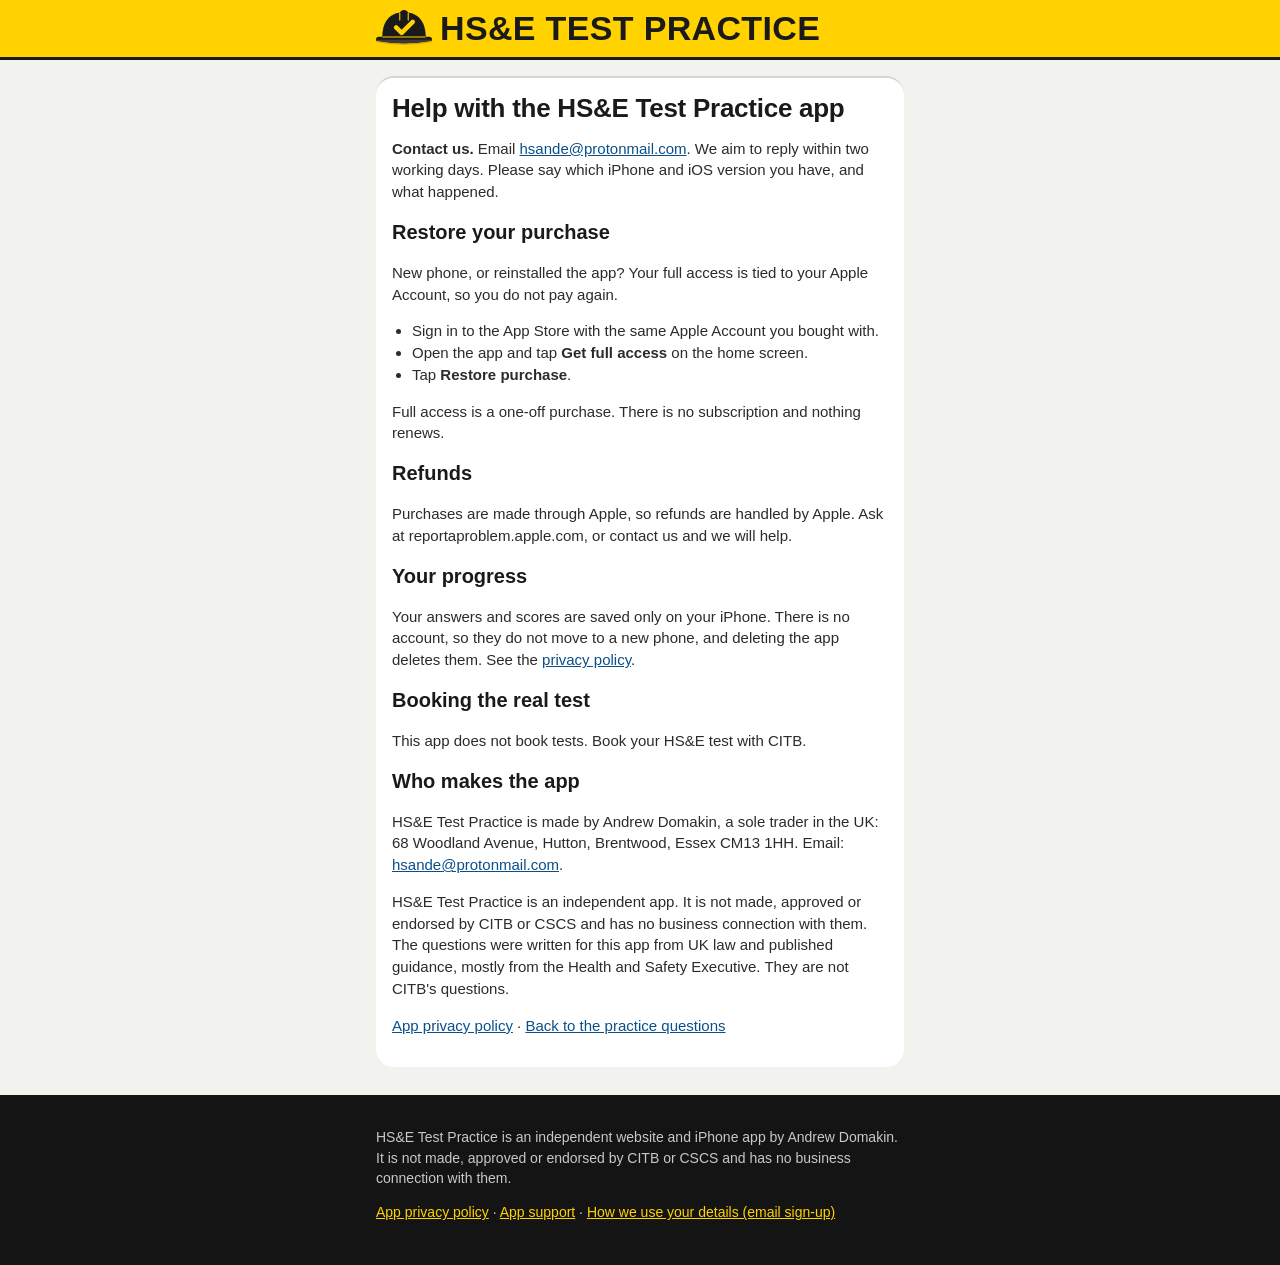
<file: support/index.html>
<!doctype html>
<html lang="en-GB">
<head>
<meta charset="utf-8">
<meta name="viewport" content="width=device-width, initial-scale=1, viewport-fit=cover">
<meta name="format-detection" content="telephone=no, email=no, address=no">
<title>Support: HS&amp;E Test Practice app</title>
<meta name="theme-color" content="#FFD200">
<link rel="icon" href="../icon.svg" type="image/svg+xml">
<link rel="stylesheet" href="../style.css">
</head>
<body>
<header class="bar">
  <div class="bar-in">
    <a class="brand" href="../" style="text-decoration:none" aria-label="HS&amp;E Test Practice: home">
      <svg class="hat" viewBox="102 116 820 536" aria-hidden="true"><use href="#hat"/></svg>
      <span class="brand-name">HS&amp;E Test Practice</span>
    </a>
  </div>
</header>
<main class="wrap">
  <article class="doc notice">

  <h1>Help with the HS&amp;E Test Practice app</h1>
  <p><b>Contact us.</b> Email <a data-fill="email" href="mailto:hsande@protonmail.com">hsande@protonmail.com</a>. We aim to reply within two working days. Please say which iPhone and iOS version you have, and what happened.</p>

  <h3>Restore your purchase</h3>
  <p>New phone, or reinstalled the app? Your full access is tied to your Apple Account, so you do not pay again.</p>
  <ul>
    <li>Sign in to the App Store with the same Apple Account you bought with.</li>
    <li>Open the app and tap <b>Get full access</b> on the home screen.</li>
    <li>Tap <b>Restore purchase</b>.</li>
  </ul>
  <p>Full access is a one-off purchase. There is no subscription and nothing renews.</p>

  <h3>Refunds</h3>
  <p>Purchases are made through Apple, so refunds are handled by Apple. Ask at reportaproblem.apple.com, or contact us and we will help.</p>

  <h3>Your progress</h3>
  <p>Your answers and scores are saved only on your iPhone. There is no account, so they do not move to a new phone, and deleting the app deletes them. See the <a href="../privacy/">privacy policy</a>.</p>

  <h3>Booking the real test</h3>
  <p>This app does not book tests. Book your HS&amp;E test with CITB.</p>

  <h3>Who makes the app</h3>
  <p>HS&amp;E Test Practice is made by Andrew Domakin, a sole trader in the UK: <span data-fill="address">68 Woodland Avenue, Hutton, Brentwood, Essex CM13 1HH</span>. Email: <a data-fill="email" href="mailto:hsande@protonmail.com">hsande@protonmail.com</a>.</p>
  <p>HS&amp;E Test Practice is an independent app. It is not made, approved or endorsed by CITB or CSCS and has no business connection with them. The questions were written for this app from UK law and published guidance, mostly from the Health and Safety Executive. They are not CITB's questions.</p>
    <p><a href="../privacy/">App privacy policy</a> · <a href="../">Back to the practice questions</a></p>
  </article>
</main>
<footer class="foot">
  <div class="wrap">
    <p>HS&amp;E Test Practice is an independent website and iPhone app by Andrew Domakin. It is not made, approved or endorsed by CITB or CSCS and has no business connection with them.</p>
    <p><a href="../privacy/">App privacy policy</a> · <a href="../support/">App support</a> · <a href="../privacy.html">How we use your details (email sign-up)</a></p>
  </div>
</footer>
<!-- The app icon's hard hat with the tick (same shapes as the app's SiteStyle.swift) -->
<svg width="0" height="0" style="position:absolute" aria-hidden="true">
  <defs>
    <clipPath id="underside"><rect x="90" y="552" width="850" height="120"/></clipPath>
    <g id="hatShape">
      <path d="M142 508 L882 508 Q922 508 922 548 Q922 570 882 570 Q512 638 142 570 Q102 570 102 548 Q102 508 142 508 Z"/>
      <path d="M194 520 C194 270 315 150 512 150 C709 150 830 270 830 520 Z"/>
      <rect x="450" y="116" width="124" height="184" rx="62"/>
    </g>
    <g id="hat">
      <use href="#hatShape" fill="#D9A400" transform="translate(0 22)"/>
      <use href="#hatShape" fill="#1A1A1A"/>
      <path clip-path="url(#underside)" fill="#3A3A3A" d="M142 508 L882 508 Q922 508 922 548 Q922 570 882 570 Q512 638 142 570 Q102 570 102 548 Q102 508 142 508 Z"/>
      <path d="M450 166 V262 M574 166 V262 M202 512 H822" stroke="#FFD200" stroke-width="16" stroke-linecap="round" fill="none"/>
      <path d="M396 372 L478 452 L640 290" stroke="#FFD200" stroke-width="66" stroke-linecap="round" stroke-linejoin="round" fill="none"/>
    </g>
  </defs>
</svg>

<script src="../config.js"></script>
<script>
  (function () {
    var c = window.CONTACT || {};
    document.querySelectorAll("[data-fill]").forEach(function (s) {
      var v = c[s.getAttribute("data-fill")]; if (!v) return;
      if (s.tagName === "A" && s.getAttribute("data-fill") === "email") s.href = "mailto:" + v;
      s.textContent = v;
    });
  })();
</script>
</body>
</html>
</file>
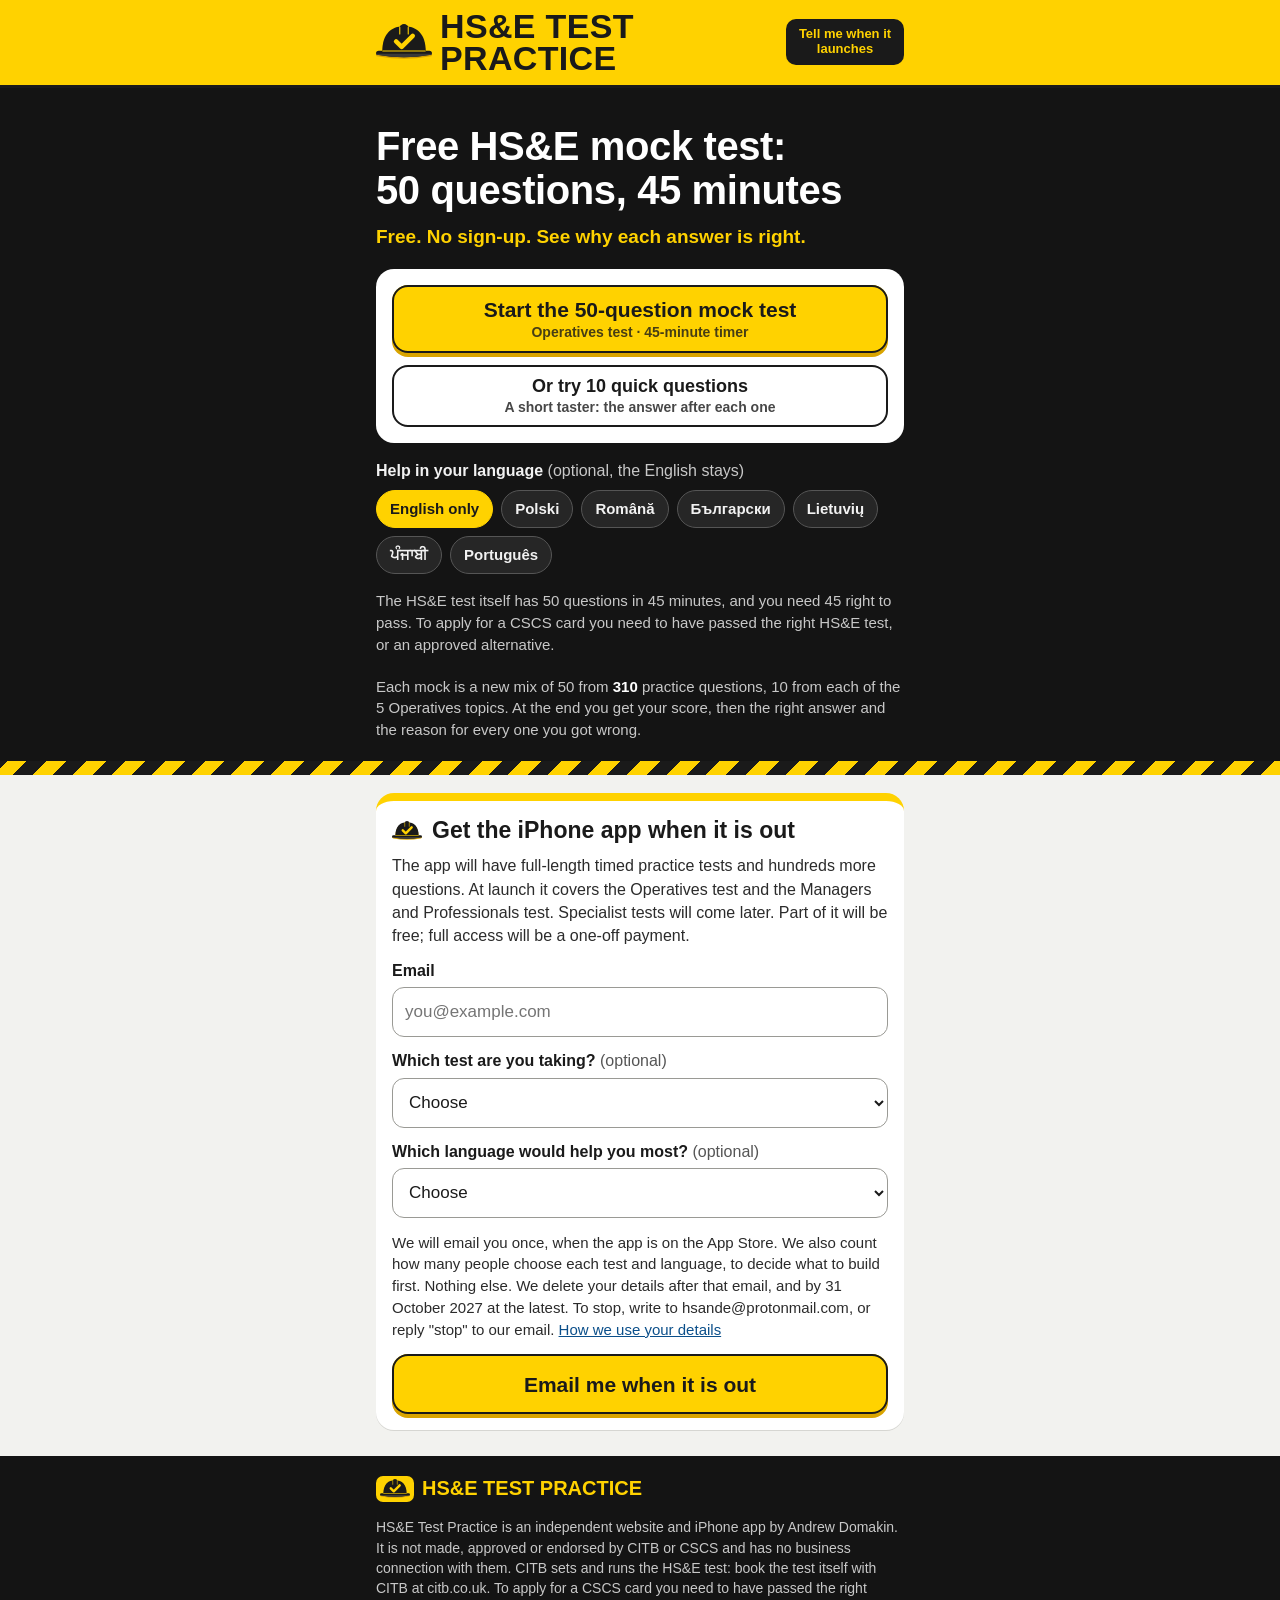
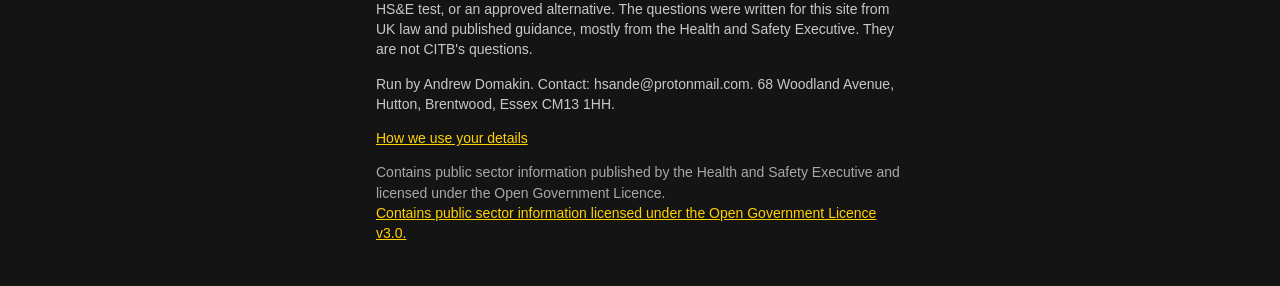
<file: go/mock/index.html>
<!doctype html>
<html lang="en-GB">
<head>
<meta charset="utf-8">
<meta name="robots" content="noindex">
<meta name="viewport" content="width=device-width, initial-scale=1, viewport-fit=cover">
<meta name="format-detection" content="telephone=no, email=no, address=no">
<title>HS&amp;E Test Practice: free 50-question mock test</title>
<meta name="description" content="A free, timed 50-question mock and 10 quick practice questions for the CITB HS&amp;E test, with the reason for every answer. Independent site, not made, approved or endorsed by CITB or CSCS.">
<meta name="theme-color" content="#FFD200">
<link rel="icon" href="../../icon.svg" type="image/svg+xml">
<link rel="stylesheet" href="../../style.css">
</head>
<body>

<header class="bar">
  <div class="bar-in">
    <span class="brand" aria-label="HS&amp;E Test Practice">
      <svg class="hat" viewBox="102 116 820 536" aria-hidden="true"><use href="#hat"/></svg>
      <span class="brand-name">HS&amp;E Test Practice</span>
    </span>
    <button type="button" class="bar-cta" data-go="signup">Tell me when it launches</button>
  </div>
</header>

<main>
  <!-- 1. The first screen -->
  <section id="intro" class="board">
    <div class="wrap">
      <h1>Free HS&amp;E mock test: <span class="nowrap">50 questions,</span> <span class="nowrap">45 minutes</span></h1>
      <p class="promise">Free. No sign-up. See why each answer is right.</p>

      <div class="start-card">
        <button type="button" class="big" id="startMock">Start the 50-question mock test<small>Operatives test · 45-minute timer</small></button>
        <button type="button" class="second" id="start">Or try 10 quick questions<small>A short taster: the answer after each one</small></button>
      </div>
      <div class="langs">
        <p class="langs-h">Help in your language <span>(optional, the English stays)</span></p>
        <div class="chips" role="group" aria-label="Help language">
          <button type="button" class="chip on" data-lang="">English only</button>
          <button type="button" class="chip" data-lang="pl" lang="pl">Polski</button>
          <button type="button" class="chip" data-lang="ro" lang="ro">Română</button>
          <button type="button" class="chip" data-lang="bg" lang="bg">Български</button>
          <button type="button" class="chip" data-lang="lt" lang="lt">Lietuvių</button>
          <button type="button" class="chip" data-lang="pa" lang="pa">ਪੰਜਾਬੀ</button>
          <button type="button" class="chip" data-lang="pt" lang="pt">Português</button>
        </div>
      </div>

      <p class="pool">The HS&amp;E test itself has 50 questions in 45 minutes, and you need 45 right to pass. To apply for a CSCS card you need to have passed the right HS&amp;E test, or an approved alternative.</p>
      <p class="pool">Each mock is a new mix of 50 from <b id="poolCount">310</b> practice questions, 10 from each of the 5 Operatives topics. At the end you get your score, then the right answer and the reason for every one you got wrong.</p>
    </div>
    <div class="stripes" aria-hidden="true"></div>
  </section>

  <!-- 2a. The 10-question taster -->
  <section id="quiz" class="quiz" hidden>
    <div class="quiz-top">
      <div class="wrap quiz-top-in">
        <span id="qcount" class="qcount">Question 1 of 10</span>
        <label class="lang-pick"><span class="sr">Help language</span><select class="langSelect"></select></label>
      </div>
      <div class="wrap"><div class="segs" id="segs" aria-hidden="true"></div></div>
    </div>
    <div class="wrap" id="qbody"></div>
    <div class="next-bar" id="nextBar" hidden>
      <div class="wrap"><button type="button" class="big" id="next">Next question</button></div>
    </div>
  </section>

  <section id="score" class="score wrap" hidden>
    <div class="score-card">
      <p class="score-big" id="scoreLine">You got 7 of 10.</p>
      <div class="score-dots" id="scoreDots" aria-hidden="true"></div>
      <p class="score-note">This is a short taster. It cannot tell you whether you will pass.</p>
      <button type="button" class="big" id="scoreToMock">Now try the 50-question mock test</button>
      <button type="button" class="again" id="again">Try the 10 again</button>
    </div>
  </section>

  <!-- 2b. The timed 50-question mock -->
  <section id="mock" class="quiz" hidden>
    <div class="quiz-top">
      <div class="wrap quiz-top-in">
        <span id="mcount" class="qcount">1 of 50</span>
        <span class="timer" id="timer" role="timer" aria-label="Time left">45:00</span>
        <label class="lang-pick"><span class="sr">Help language</span><select class="langSelect"></select></label>
      </div>
      <div class="wrap"><div class="segs fifty" id="msegs" aria-hidden="true"></div></div>
    </div>
    <div class="wrap" id="mbody"></div>
    <div class="next-bar" id="mockBar">
      <div class="wrap two">
        <button type="button" class="back" id="mback">Back</button>
        <button type="button" class="big" id="mnext">Next</button>
      </div>
      <div class="wrap"><button type="button" class="finish-link" id="mfinish">Finish the mock now</button></div>
    </div>
  </section>

  <section id="mockScore" class="score wrap" hidden>
    <div class="score-card">
      <p class="timeup" id="timeUp" hidden>Time is up.</p>
      <p class="score-big" id="mScoreLine">You got 41 of 50.</p>
      <p class="score-need">You need 45 right to pass the real test.</p>
      <div class="topics" id="mTopics"></div>
      <p class="score-note">This mock is practice, not the real test. It cannot tell you whether you will pass.</p>
      <button type="button" class="big" id="toReview">Go over your wrong answers</button>
      <div class="score-more">
        <button type="button" class="again" id="mockAgain">Start a new mock</button>
        <button type="button" class="again" id="mockToTaster">Try 10 quick questions</button>
      </div>
    </div>
  </section>

  <section id="review" class="quiz" hidden>
    <div class="quiz-top">
      <div class="wrap quiz-top-in">
        <span id="rcount" class="qcount">Wrong answer 1 of 9</span>
        <label class="lang-pick"><span class="sr">Help language</span><select class="langSelect"></select></label>
      </div>
    </div>
    <div class="wrap" id="rbody"></div>
    <div class="next-bar">
      <div class="wrap two">
        <button type="button" class="back" id="rback">Back</button>
        <button type="button" class="big" id="rnext">Next</button>
      </div>
    </div>
  </section>

  <!-- 4. Sign-up -->
  <section id="signup" class="signup wrap">
    <div class="signup-card">
      <div class="signup-head">
        <svg class="hat small" viewBox="102 116 820 536" aria-hidden="true"><use href="#hat"/></svg>
        <h2>Get the iPhone app when it is out</h2>
      </div>
      <p>The app will have full-length timed practice tests and hundreds more questions. At launch it covers the Operatives test and the Managers and Professionals test. Specialist tests will come later. Part of it will be free; full access will be a one-off payment.</p>

      <form id="form" novalidate>
        <label class="field">Email
          <input type="email" name="email" id="email" required autocomplete="email" inputmode="email" placeholder="you@example.com">
        </label>
        <span class="err" id="emailErr" hidden>Please enter your email address.</span>

        <label class="field">Which test are you taking? <span class="optl">(optional)</span>
          <select name="test" id="test">
            <option value="">Choose</option>
            <option>Operatives</option>
            <option>Managers and Professionals</option>
            <option>Specialist (coming later)</option>
            <option>Not sure</option>
            <option>Prefer not to say</option>
          </select>
        </label>

        <label class="field">Which language would help you most? <span class="optl">(optional)</span>
          <select name="language" id="language">
            <option value="">Choose</option>
            <option>English</option>
            <option lang="pl">Polski</option>
            <option lang="ro">Română</option>
            <option lang="bg">Български</option>
            <option lang="lt">Lietuvių</option>
            <option lang="pa">ਪੰਜਾਬੀ</option>
            <option lang="pt">Português</option>
            <option>Other</option>
          </select>
        </label>

        <input type="hidden" name="source" value="google-mock">
        <div class="hp" aria-hidden="true">
          <label>Leave this empty <input type="text" name="website" tabindex="-1" autocomplete="off"></label>
        </div>

        <p class="layer1">We will email you once, when the app is on the App Store. We also count how many people choose each test and language, to decide what to build first. Nothing else. We delete your details after that email, and by 31 October 2027 at the latest. To stop, write to <span data-fill="email">[business email]</span>, or reply "stop" to our email. <a href="../../privacy.html" id="noticeLink">How we use your details</a></p>

        <button type="submit" class="big" id="send">Email me when it is out</button>
        <p class="thanks" id="thanks" hidden role="status">Thanks. We will email you once, when the app is out.</p>
        <p class="err" id="sendErr" hidden role="status"></p>
      </form>

      <div class="notice" id="notice" hidden>
        <h3>How we use your details</h3>
        <p><b>Who we are.</b> HS&amp;E Test Practice is run by Andrew Domakin, a sole trader in the UK. Contact: <span data-fill="email">[business email]</span>, <span data-fill="address">[geographic address]</span>.</p>
        <p><b>What we collect.</b> Your email address and, if you choose, which test you are taking and a language. We also record the date and time, which version of this notice you saw, and whether you came from our Google ad. We do not ask your name.</p>
        <p><b>Why, and our legal basis.</b></p>
        <ul>
          <li>To email you once when the HS&amp;E Test Practice iPhone app is on the App Store. Our legal basis is your consent, which you give by pressing "Email me when it is out". You do not have to: the practice questions and the mock work without it.</li>
          <li>To count how many people want each test and each language, and how many came from our Google ad, so we can decide what to build and translate first and whether our ad works. Our legal basis is our legitimate interest in making those decisions. We only ever use these counts as totals. You can object at any time by writing to <span data-fill="email">[business email]</span>.</li>
        </ul>
        <p>We do not use your details for anything else.</p>
        <p><b>Who else has your details.</b> Google, which runs Google Forms: it stores the answers in our Google account and also handles them under its own privacy policy (policies.google.com/privacy). Google may store data in the United States; Google LLC is covered by the UK–US data bridge. GitHub, which hosts this page, records visitors' IP addresses for security. We never sell your details or give them to anyone else.</p>
        <p><b>How long we keep them.</b> We delete them after we send the launch email, and by 31 October 2027 at the latest, even if the app is not out by then.</p>
        <p><b>Your rights.</b> You can take back your consent at any time: write to <span data-fill="email">[business email]</span>, or reply "stop" to our email. You can ask for a copy of your details, or ask us to correct or delete them. If you are unhappy with how we use your details, tell us: we will confirm we have your complaint within 30 days and then deal with it. You can also complain to the Information Commissioner's Office: ico.org.uk.</p>
        <p data-cookies><b>Cookies.</b> This page sets no cookies and uses no tracking.</p>
        <p>No decisions are made about you by computer.</p>
        <button type="button" class="again" id="noticeClose">Close</button>
      </div>
    </div>
  </section>
</main>

<footer class="foot">
  <div class="wrap">
    <p class="foot-brand"><svg class="hat small" viewBox="102 116 820 536" aria-hidden="true"><use href="#hat"/></svg> HS&amp;E Test Practice</p>
    <p>HS&amp;E Test Practice is an independent website and iPhone app by Andrew Domakin. It is not made, approved or endorsed by CITB or CSCS and has no business connection with them. CITB sets and runs the HS&amp;E test: book the test itself with CITB at citb.co.uk. To apply for a CSCS card you need to have passed the right HS&amp;E test, or an approved alternative. The questions were written for this site from UK law and published guidance, mostly from the Health and Safety Executive. They are not CITB's questions.</p>
    <p>Run by Andrew Domakin. Contact: <span data-fill="email">[business email]</span>. <span data-fill="address">[geographic address]</span>.</p>
    <p><a href="../../privacy.html">How we use your details</a><span id="adSettingsWrap" hidden> · <a href="#" id="adSettings">Ad measurement settings</a></span></p>
    <p class="credits">Contains public sector information published by the Health and Safety Executive and licensed under the Open Government Licence.<br>
    <a href="https://www.nationalarchives.gov.uk/doc/open-government-licence/version/3/">Contains public sector information licensed under the Open Government Licence v3.0.</a></p>
  </div>
</footer>

<!-- Option 4B only (config.js GTAG.enabled). Hidden and inert while the tag is off. -->
<div class="consent" id="consent" hidden role="dialog" aria-label="Ad measurement">
  <div class="wrap">
    <p>Can we count whether our Google ad brought you here? If you allow it, Google sets a cookie and tells us when someone who clicked our ad signs up. Google also uses this to measure its ads. It is not needed for the page to work.</p>
    <p class="consent-more" id="consentMore" hidden>Google receives the ad click, the page visit and the sign-up event. You can change your mind at any time with "Ad measurement settings" at the bottom of the page.</p>
    <div class="consent-btns">
      <button type="button" class="cbtn" id="cAllow">Allow</button>
      <button type="button" class="cbtn" id="cDeny">No thanks</button>
      <button type="button" class="clink" id="cMore">More</button>
    </div>
  </div>
</div>

<!-- The app icon's hard hat with the tick (same shapes as the app's SiteStyle.swift) -->
<svg width="0" height="0" style="position:absolute" aria-hidden="true">
  <defs>
    <clipPath id="underside"><rect x="90" y="552" width="850" height="120"/></clipPath>
    <g id="hatShape">
      <path d="M142 508 L882 508 Q922 508 922 548 Q922 570 882 570 Q512 638 142 570 Q102 570 102 548 Q102 508 142 508 Z"/>
      <path d="M194 520 C194 270 315 150 512 150 C709 150 830 270 830 520 Z"/>
      <rect x="450" y="116" width="124" height="184" rx="62"/>
    </g>
    <g id="hat">
      <use href="#hatShape" fill="#D9A400" transform="translate(0 22)"/>
      <use href="#hatShape" fill="#1A1A1A"/>
      <path clip-path="url(#underside)" fill="#3A3A3A" d="M142 508 L882 508 Q922 508 922 548 Q922 570 882 570 Q512 638 142 570 Q102 570 102 548 Q102 508 142 508 Z"/>
      <path d="M450 166 V262 M574 166 V262 M202 512 H822" stroke="#FFD200" stroke-width="16" stroke-linecap="round" fill="none"/>
      <path d="M396 372 L478 452 L640 290" stroke="#FFD200" stroke-width="66" stroke-linecap="round" stroke-linejoin="round" fill="none"/>
    </g>
  </defs>
</svg>

<script src="../../config.js"></script>
<script src="../../data.js"></script>
<script src="../../app.js"></script>
</body>
</html>
</file>
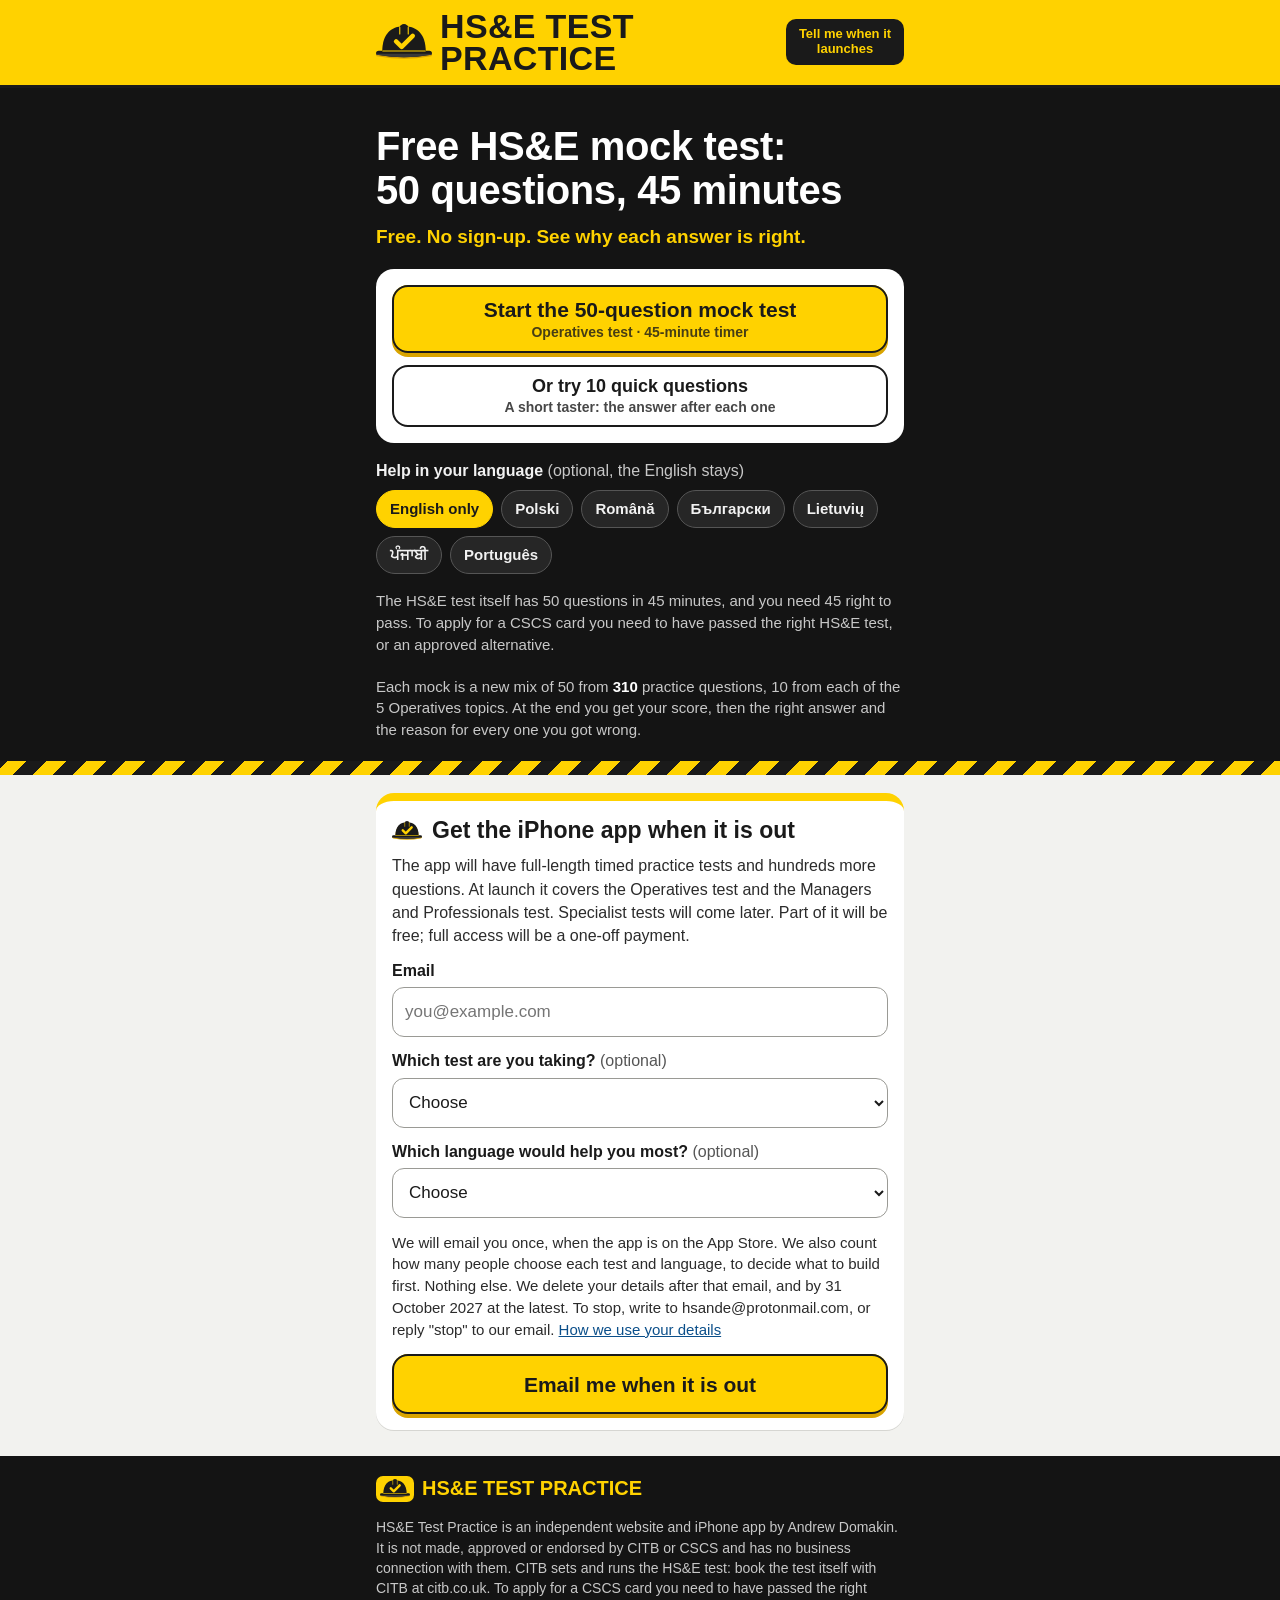
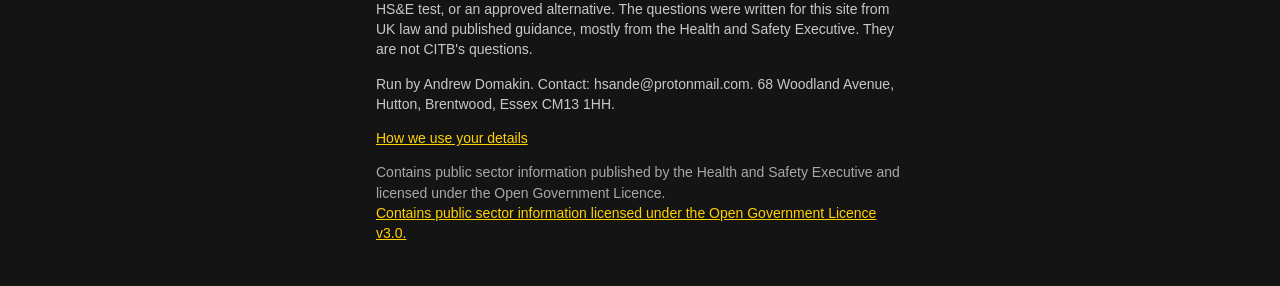
<file: go/practice/index.html>
<!doctype html>
<html lang="en-GB">
<head>
<meta charset="utf-8">
<meta name="robots" content="noindex">
<meta name="viewport" content="width=device-width, initial-scale=1, viewport-fit=cover">
<meta name="format-detection" content="telephone=no, email=no, address=no">
<title>HS&amp;E Test Practice: free 50-question mock test</title>
<meta name="description" content="A free, timed 50-question mock and 10 quick practice questions for the CITB HS&amp;E test, with the reason for every answer. Independent site, not made, approved or endorsed by CITB or CSCS.">
<meta name="theme-color" content="#FFD200">
<link rel="icon" href="../../icon.svg" type="image/svg+xml">
<link rel="stylesheet" href="../../style.css">
</head>
<body>

<header class="bar">
  <div class="bar-in">
    <span class="brand" aria-label="HS&amp;E Test Practice">
      <svg class="hat" viewBox="102 116 820 536" aria-hidden="true"><use href="#hat"/></svg>
      <span class="brand-name">HS&amp;E Test Practice</span>
    </span>
    <button type="button" class="bar-cta" data-go="signup">Tell me when it launches</button>
  </div>
</header>

<main>
  <!-- 1. The first screen -->
  <section id="intro" class="board">
    <div class="wrap">
      <h1>Free HS&amp;E mock test: <span class="nowrap">50 questions,</span> <span class="nowrap">45 minutes</span></h1>
      <p class="promise">Free. No sign-up. See why each answer is right.</p>

      <div class="start-card">
        <button type="button" class="big" id="startMock">Start the 50-question mock test<small>Operatives test · 45-minute timer</small></button>
        <button type="button" class="second" id="start">Or try 10 quick questions<small>A short taster: the answer after each one</small></button>
      </div>
      <div class="langs">
        <p class="langs-h">Help in your language <span>(optional, the English stays)</span></p>
        <div class="chips" role="group" aria-label="Help language">
          <button type="button" class="chip on" data-lang="">English only</button>
          <button type="button" class="chip" data-lang="pl" lang="pl">Polski</button>
          <button type="button" class="chip" data-lang="ro" lang="ro">Română</button>
          <button type="button" class="chip" data-lang="bg" lang="bg">Български</button>
          <button type="button" class="chip" data-lang="lt" lang="lt">Lietuvių</button>
          <button type="button" class="chip" data-lang="pa" lang="pa">ਪੰਜਾਬੀ</button>
          <button type="button" class="chip" data-lang="pt" lang="pt">Português</button>
        </div>
      </div>

      <p class="pool">The HS&amp;E test itself has 50 questions in 45 minutes, and you need 45 right to pass. To apply for a CSCS card you need to have passed the right HS&amp;E test, or an approved alternative.</p>
      <p class="pool">Each mock is a new mix of 50 from <b id="poolCount">310</b> practice questions, 10 from each of the 5 Operatives topics. At the end you get your score, then the right answer and the reason for every one you got wrong.</p>
    </div>
    <div class="stripes" aria-hidden="true"></div>
  </section>

  <!-- 2a. The 10-question taster -->
  <section id="quiz" class="quiz" hidden>
    <div class="quiz-top">
      <div class="wrap quiz-top-in">
        <span id="qcount" class="qcount">Question 1 of 10</span>
        <label class="lang-pick"><span class="sr">Help language</span><select class="langSelect"></select></label>
      </div>
      <div class="wrap"><div class="segs" id="segs" aria-hidden="true"></div></div>
    </div>
    <div class="wrap" id="qbody"></div>
    <div class="next-bar" id="nextBar" hidden>
      <div class="wrap"><button type="button" class="big" id="next">Next question</button></div>
    </div>
  </section>

  <section id="score" class="score wrap" hidden>
    <div class="score-card">
      <p class="score-big" id="scoreLine">You got 7 of 10.</p>
      <div class="score-dots" id="scoreDots" aria-hidden="true"></div>
      <p class="score-note">This is a short taster. It cannot tell you whether you will pass.</p>
      <button type="button" class="big" id="scoreToMock">Now try the 50-question mock test</button>
      <button type="button" class="again" id="again">Try the 10 again</button>
    </div>
  </section>

  <!-- 2b. The timed 50-question mock -->
  <section id="mock" class="quiz" hidden>
    <div class="quiz-top">
      <div class="wrap quiz-top-in">
        <span id="mcount" class="qcount">1 of 50</span>
        <span class="timer" id="timer" role="timer" aria-label="Time left">45:00</span>
        <label class="lang-pick"><span class="sr">Help language</span><select class="langSelect"></select></label>
      </div>
      <div class="wrap"><div class="segs fifty" id="msegs" aria-hidden="true"></div></div>
    </div>
    <div class="wrap" id="mbody"></div>
    <div class="next-bar" id="mockBar">
      <div class="wrap two">
        <button type="button" class="back" id="mback">Back</button>
        <button type="button" class="big" id="mnext">Next</button>
      </div>
      <div class="wrap"><button type="button" class="finish-link" id="mfinish">Finish the mock now</button></div>
    </div>
  </section>

  <section id="mockScore" class="score wrap" hidden>
    <div class="score-card">
      <p class="timeup" id="timeUp" hidden>Time is up.</p>
      <p class="score-big" id="mScoreLine">You got 41 of 50.</p>
      <p class="score-need">You need 45 right to pass the real test.</p>
      <div class="topics" id="mTopics"></div>
      <p class="score-note">This mock is practice, not the real test. It cannot tell you whether you will pass.</p>
      <button type="button" class="big" id="toReview">Go over your wrong answers</button>
      <div class="score-more">
        <button type="button" class="again" id="mockAgain">Start a new mock</button>
        <button type="button" class="again" id="mockToTaster">Try 10 quick questions</button>
      </div>
    </div>
  </section>

  <section id="review" class="quiz" hidden>
    <div class="quiz-top">
      <div class="wrap quiz-top-in">
        <span id="rcount" class="qcount">Wrong answer 1 of 9</span>
        <label class="lang-pick"><span class="sr">Help language</span><select class="langSelect"></select></label>
      </div>
    </div>
    <div class="wrap" id="rbody"></div>
    <div class="next-bar">
      <div class="wrap two">
        <button type="button" class="back" id="rback">Back</button>
        <button type="button" class="big" id="rnext">Next</button>
      </div>
    </div>
  </section>

  <!-- 4. Sign-up -->
  <section id="signup" class="signup wrap">
    <div class="signup-card">
      <div class="signup-head">
        <svg class="hat small" viewBox="102 116 820 536" aria-hidden="true"><use href="#hat"/></svg>
        <h2>Get the iPhone app when it is out</h2>
      </div>
      <p>The app will have full-length timed practice tests and hundreds more questions. At launch it covers the Operatives test and the Managers and Professionals test. Specialist tests will come later. Part of it will be free; full access will be a one-off payment.</p>

      <form id="form" novalidate>
        <label class="field">Email
          <input type="email" name="email" id="email" required autocomplete="email" inputmode="email" placeholder="you@example.com">
        </label>
        <span class="err" id="emailErr" hidden>Please enter your email address.</span>

        <label class="field">Which test are you taking? <span class="optl">(optional)</span>
          <select name="test" id="test">
            <option value="">Choose</option>
            <option>Operatives</option>
            <option>Managers and Professionals</option>
            <option>Specialist (coming later)</option>
            <option>Not sure</option>
            <option>Prefer not to say</option>
          </select>
        </label>

        <label class="field">Which language would help you most? <span class="optl">(optional)</span>
          <select name="language" id="language">
            <option value="">Choose</option>
            <option>English</option>
            <option lang="pl">Polski</option>
            <option lang="ro">Română</option>
            <option lang="bg">Български</option>
            <option lang="lt">Lietuvių</option>
            <option lang="pa">ਪੰਜਾਬੀ</option>
            <option lang="pt">Português</option>
            <option>Other</option>
          </select>
        </label>

        <input type="hidden" name="source" value="google-practice">
        <div class="hp" aria-hidden="true">
          <label>Leave this empty <input type="text" name="website" tabindex="-1" autocomplete="off"></label>
        </div>

        <p class="layer1">We will email you once, when the app is on the App Store. We also count how many people choose each test and language, to decide what to build first. Nothing else. We delete your details after that email, and by 31 October 2027 at the latest. To stop, write to <span data-fill="email">[business email]</span>, or reply "stop" to our email. <a href="../../privacy.html" id="noticeLink">How we use your details</a></p>

        <button type="submit" class="big" id="send">Email me when it is out</button>
        <p class="thanks" id="thanks" hidden role="status">Thanks. We will email you once, when the app is out.</p>
        <p class="err" id="sendErr" hidden role="status"></p>
      </form>

      <div class="notice" id="notice" hidden>
        <h3>How we use your details</h3>
        <p><b>Who we are.</b> HS&amp;E Test Practice is run by Andrew Domakin, a sole trader in the UK. Contact: <span data-fill="email">[business email]</span>, <span data-fill="address">[geographic address]</span>.</p>
        <p><b>What we collect.</b> Your email address and, if you choose, which test you are taking and a language. We also record the date and time, which version of this notice you saw, and whether you came from our Google ad. We do not ask your name.</p>
        <p><b>Why, and our legal basis.</b></p>
        <ul>
          <li>To email you once when the HS&amp;E Test Practice iPhone app is on the App Store. Our legal basis is your consent, which you give by pressing "Email me when it is out". You do not have to: the practice questions and the mock work without it.</li>
          <li>To count how many people want each test and each language, and how many came from our Google ad, so we can decide what to build and translate first and whether our ad works. Our legal basis is our legitimate interest in making those decisions. We only ever use these counts as totals. You can object at any time by writing to <span data-fill="email">[business email]</span>.</li>
        </ul>
        <p>We do not use your details for anything else.</p>
        <p><b>Who else has your details.</b> Google, which runs Google Forms: it stores the answers in our Google account and also handles them under its own privacy policy (policies.google.com/privacy). Google may store data in the United States; Google LLC is covered by the UK–US data bridge. GitHub, which hosts this page, records visitors' IP addresses for security. We never sell your details or give them to anyone else.</p>
        <p><b>How long we keep them.</b> We delete them after we send the launch email, and by 31 October 2027 at the latest, even if the app is not out by then.</p>
        <p><b>Your rights.</b> You can take back your consent at any time: write to <span data-fill="email">[business email]</span>, or reply "stop" to our email. You can ask for a copy of your details, or ask us to correct or delete them. If you are unhappy with how we use your details, tell us: we will confirm we have your complaint within 30 days and then deal with it. You can also complain to the Information Commissioner's Office: ico.org.uk.</p>
        <p data-cookies><b>Cookies.</b> This page sets no cookies and uses no tracking.</p>
        <p>No decisions are made about you by computer.</p>
        <button type="button" class="again" id="noticeClose">Close</button>
      </div>
    </div>
  </section>
</main>

<footer class="foot">
  <div class="wrap">
    <p class="foot-brand"><svg class="hat small" viewBox="102 116 820 536" aria-hidden="true"><use href="#hat"/></svg> HS&amp;E Test Practice</p>
    <p>HS&amp;E Test Practice is an independent website and iPhone app by Andrew Domakin. It is not made, approved or endorsed by CITB or CSCS and has no business connection with them. CITB sets and runs the HS&amp;E test: book the test itself with CITB at citb.co.uk. To apply for a CSCS card you need to have passed the right HS&amp;E test, or an approved alternative. The questions were written for this site from UK law and published guidance, mostly from the Health and Safety Executive. They are not CITB's questions.</p>
    <p>Run by Andrew Domakin. Contact: <span data-fill="email">[business email]</span>. <span data-fill="address">[geographic address]</span>.</p>
    <p><a href="../../privacy.html">How we use your details</a><span id="adSettingsWrap" hidden> · <a href="#" id="adSettings">Ad measurement settings</a></span></p>
    <p class="credits">Contains public sector information published by the Health and Safety Executive and licensed under the Open Government Licence.<br>
    <a href="https://www.nationalarchives.gov.uk/doc/open-government-licence/version/3/">Contains public sector information licensed under the Open Government Licence v3.0.</a></p>
  </div>
</footer>

<!-- Option 4B only (config.js GTAG.enabled). Hidden and inert while the tag is off. -->
<div class="consent" id="consent" hidden role="dialog" aria-label="Ad measurement">
  <div class="wrap">
    <p>Can we count whether our Google ad brought you here? If you allow it, Google sets a cookie and tells us when someone who clicked our ad signs up. Google also uses this to measure its ads. It is not needed for the page to work.</p>
    <p class="consent-more" id="consentMore" hidden>Google receives the ad click, the page visit and the sign-up event. You can change your mind at any time with "Ad measurement settings" at the bottom of the page.</p>
    <div class="consent-btns">
      <button type="button" class="cbtn" id="cAllow">Allow</button>
      <button type="button" class="cbtn" id="cDeny">No thanks</button>
      <button type="button" class="clink" id="cMore">More</button>
    </div>
  </div>
</div>

<!-- The app icon's hard hat with the tick (same shapes as the app's SiteStyle.swift) -->
<svg width="0" height="0" style="position:absolute" aria-hidden="true">
  <defs>
    <clipPath id="underside"><rect x="90" y="552" width="850" height="120"/></clipPath>
    <g id="hatShape">
      <path d="M142 508 L882 508 Q922 508 922 548 Q922 570 882 570 Q512 638 142 570 Q102 570 102 548 Q102 508 142 508 Z"/>
      <path d="M194 520 C194 270 315 150 512 150 C709 150 830 270 830 520 Z"/>
      <rect x="450" y="116" width="124" height="184" rx="62"/>
    </g>
    <g id="hat">
      <use href="#hatShape" fill="#D9A400" transform="translate(0 22)"/>
      <use href="#hatShape" fill="#1A1A1A"/>
      <path clip-path="url(#underside)" fill="#3A3A3A" d="M142 508 L882 508 Q922 508 922 548 Q922 570 882 570 Q512 638 142 570 Q102 570 102 548 Q102 508 142 508 Z"/>
      <path d="M450 166 V262 M574 166 V262 M202 512 H822" stroke="#FFD200" stroke-width="16" stroke-linecap="round" fill="none"/>
      <path d="M396 372 L478 452 L640 290" stroke="#FFD200" stroke-width="66" stroke-linecap="round" stroke-linejoin="round" fill="none"/>
    </g>
  </defs>
</svg>

<script src="../../config.js"></script>
<script src="../../data.js"></script>
<script src="../../app.js"></script>
</body>
</html>
</file>
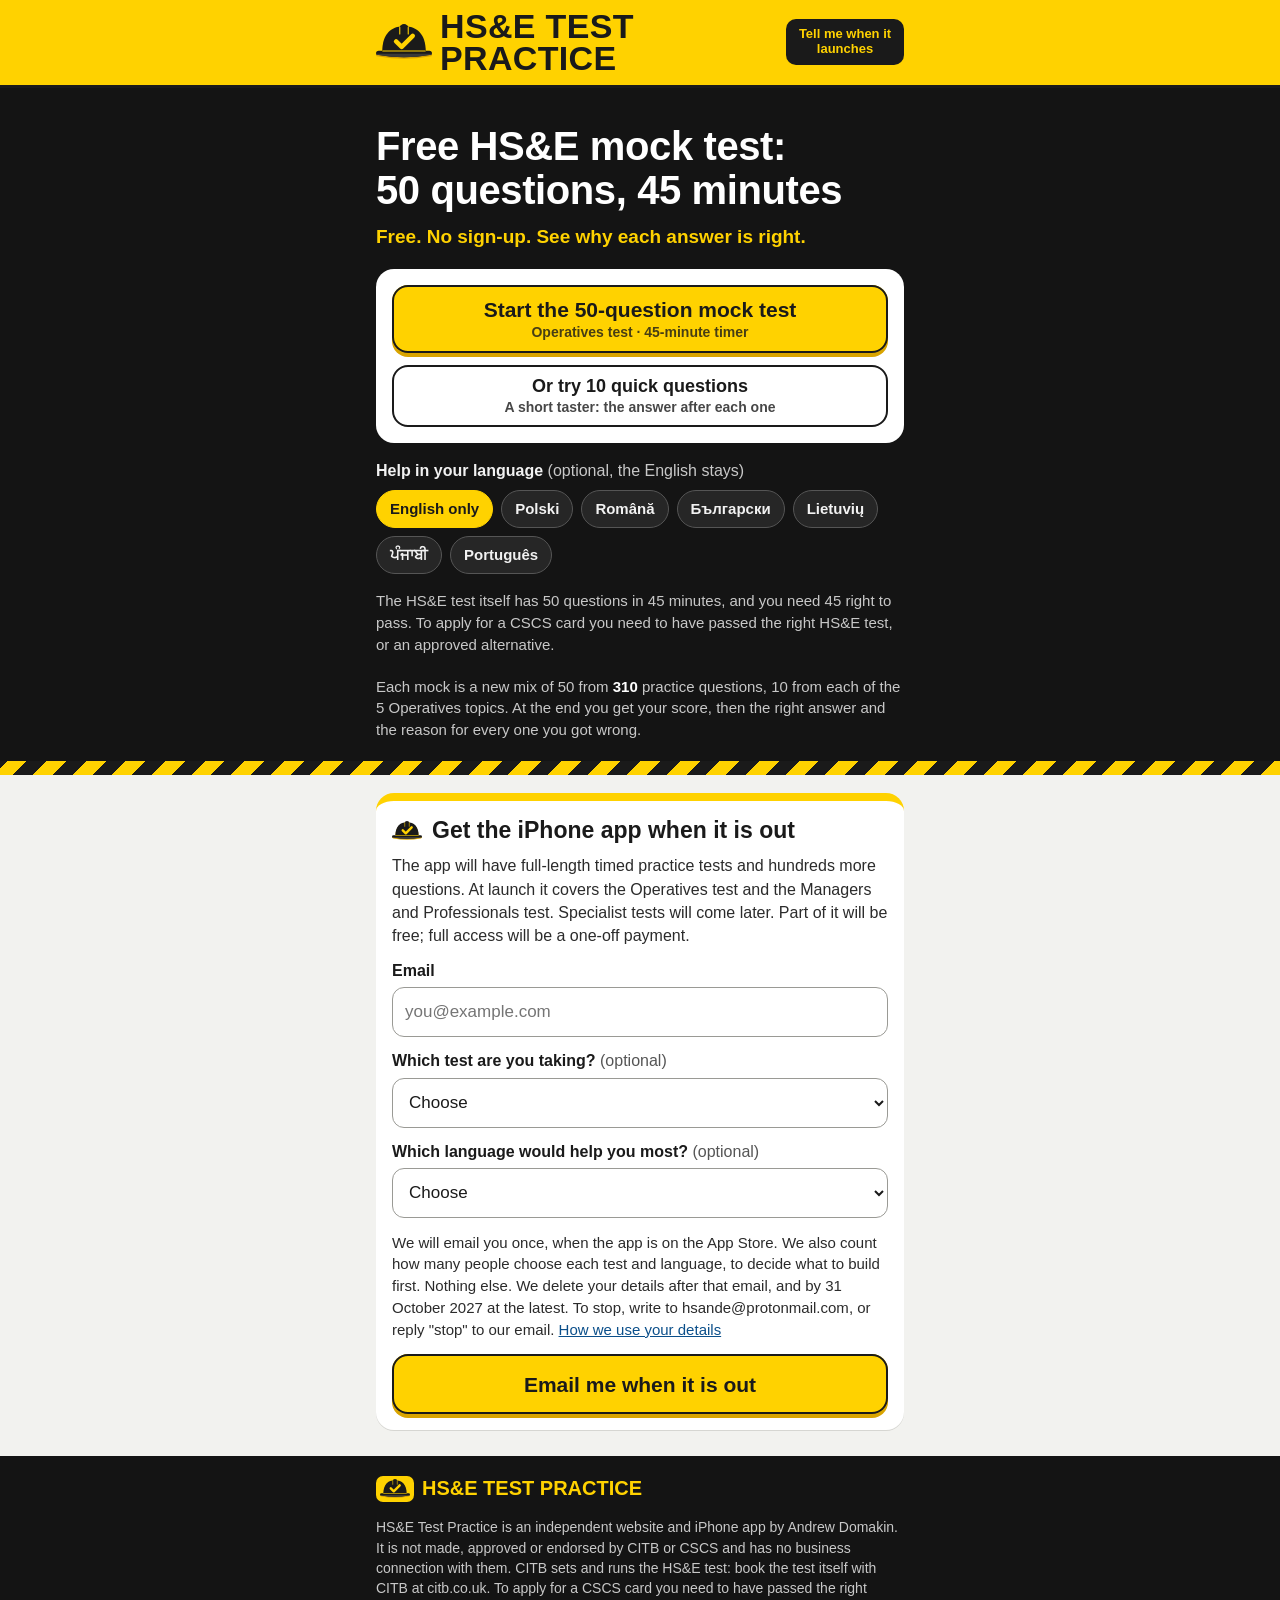
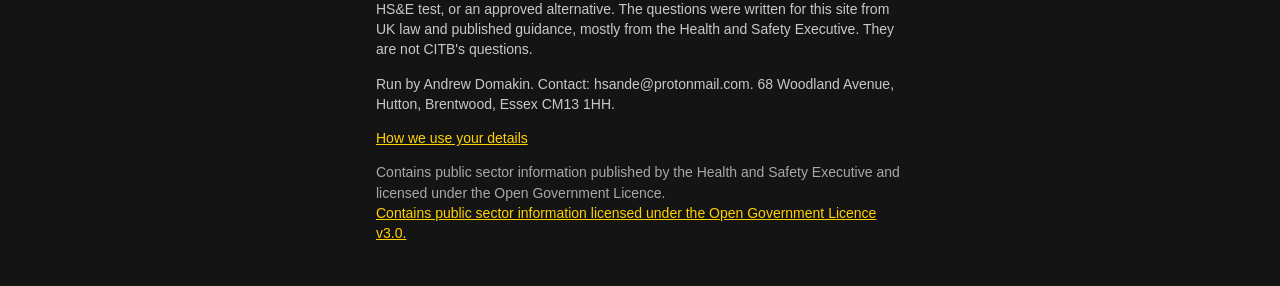
<file: go/questions/index.html>
<!doctype html>
<html lang="en-GB">
<head>
<meta charset="utf-8">
<meta name="robots" content="noindex">
<meta name="viewport" content="width=device-width, initial-scale=1, viewport-fit=cover">
<meta name="format-detection" content="telephone=no, email=no, address=no">
<title>HS&amp;E Test Practice: free 50-question mock test</title>
<meta name="description" content="A free, timed 50-question mock and 10 quick practice questions for the CITB HS&amp;E test, with the reason for every answer. Independent site, not made, approved or endorsed by CITB or CSCS.">
<meta name="theme-color" content="#FFD200">
<link rel="icon" href="../../icon.svg" type="image/svg+xml">
<link rel="stylesheet" href="../../style.css">
</head>
<body>

<header class="bar">
  <div class="bar-in">
    <span class="brand" aria-label="HS&amp;E Test Practice">
      <svg class="hat" viewBox="102 116 820 536" aria-hidden="true"><use href="#hat"/></svg>
      <span class="brand-name">HS&amp;E Test Practice</span>
    </span>
    <button type="button" class="bar-cta" data-go="signup">Tell me when it launches</button>
  </div>
</header>

<main>
  <!-- 1. The first screen -->
  <section id="intro" class="board">
    <div class="wrap">
      <h1>Free HS&amp;E mock test: <span class="nowrap">50 questions,</span> <span class="nowrap">45 minutes</span></h1>
      <p class="promise">Free. No sign-up. See why each answer is right.</p>

      <div class="start-card">
        <button type="button" class="big" id="startMock">Start the 50-question mock test<small>Operatives test · 45-minute timer</small></button>
        <button type="button" class="second" id="start">Or try 10 quick questions<small>A short taster: the answer after each one</small></button>
      </div>
      <div class="langs">
        <p class="langs-h">Help in your language <span>(optional, the English stays)</span></p>
        <div class="chips" role="group" aria-label="Help language">
          <button type="button" class="chip on" data-lang="">English only</button>
          <button type="button" class="chip" data-lang="pl" lang="pl">Polski</button>
          <button type="button" class="chip" data-lang="ro" lang="ro">Română</button>
          <button type="button" class="chip" data-lang="bg" lang="bg">Български</button>
          <button type="button" class="chip" data-lang="lt" lang="lt">Lietuvių</button>
          <button type="button" class="chip" data-lang="pa" lang="pa">ਪੰਜਾਬੀ</button>
          <button type="button" class="chip" data-lang="pt" lang="pt">Português</button>
        </div>
      </div>

      <p class="pool">The HS&amp;E test itself has 50 questions in 45 minutes, and you need 45 right to pass. To apply for a CSCS card you need to have passed the right HS&amp;E test, or an approved alternative.</p>
      <p class="pool">Each mock is a new mix of 50 from <b id="poolCount">310</b> practice questions, 10 from each of the 5 Operatives topics. At the end you get your score, then the right answer and the reason for every one you got wrong.</p>
    </div>
    <div class="stripes" aria-hidden="true"></div>
  </section>

  <!-- 2a. The 10-question taster -->
  <section id="quiz" class="quiz" hidden>
    <div class="quiz-top">
      <div class="wrap quiz-top-in">
        <span id="qcount" class="qcount">Question 1 of 10</span>
        <label class="lang-pick"><span class="sr">Help language</span><select class="langSelect"></select></label>
      </div>
      <div class="wrap"><div class="segs" id="segs" aria-hidden="true"></div></div>
    </div>
    <div class="wrap" id="qbody"></div>
    <div class="next-bar" id="nextBar" hidden>
      <div class="wrap"><button type="button" class="big" id="next">Next question</button></div>
    </div>
  </section>

  <section id="score" class="score wrap" hidden>
    <div class="score-card">
      <p class="score-big" id="scoreLine">You got 7 of 10.</p>
      <div class="score-dots" id="scoreDots" aria-hidden="true"></div>
      <p class="score-note">This is a short taster. It cannot tell you whether you will pass.</p>
      <button type="button" class="big" id="scoreToMock">Now try the 50-question mock test</button>
      <button type="button" class="again" id="again">Try the 10 again</button>
    </div>
  </section>

  <!-- 2b. The timed 50-question mock -->
  <section id="mock" class="quiz" hidden>
    <div class="quiz-top">
      <div class="wrap quiz-top-in">
        <span id="mcount" class="qcount">1 of 50</span>
        <span class="timer" id="timer" role="timer" aria-label="Time left">45:00</span>
        <label class="lang-pick"><span class="sr">Help language</span><select class="langSelect"></select></label>
      </div>
      <div class="wrap"><div class="segs fifty" id="msegs" aria-hidden="true"></div></div>
    </div>
    <div class="wrap" id="mbody"></div>
    <div class="next-bar" id="mockBar">
      <div class="wrap two">
        <button type="button" class="back" id="mback">Back</button>
        <button type="button" class="big" id="mnext">Next</button>
      </div>
      <div class="wrap"><button type="button" class="finish-link" id="mfinish">Finish the mock now</button></div>
    </div>
  </section>

  <section id="mockScore" class="score wrap" hidden>
    <div class="score-card">
      <p class="timeup" id="timeUp" hidden>Time is up.</p>
      <p class="score-big" id="mScoreLine">You got 41 of 50.</p>
      <p class="score-need">You need 45 right to pass the real test.</p>
      <div class="topics" id="mTopics"></div>
      <p class="score-note">This mock is practice, not the real test. It cannot tell you whether you will pass.</p>
      <button type="button" class="big" id="toReview">Go over your wrong answers</button>
      <div class="score-more">
        <button type="button" class="again" id="mockAgain">Start a new mock</button>
        <button type="button" class="again" id="mockToTaster">Try 10 quick questions</button>
      </div>
    </div>
  </section>

  <section id="review" class="quiz" hidden>
    <div class="quiz-top">
      <div class="wrap quiz-top-in">
        <span id="rcount" class="qcount">Wrong answer 1 of 9</span>
        <label class="lang-pick"><span class="sr">Help language</span><select class="langSelect"></select></label>
      </div>
    </div>
    <div class="wrap" id="rbody"></div>
    <div class="next-bar">
      <div class="wrap two">
        <button type="button" class="back" id="rback">Back</button>
        <button type="button" class="big" id="rnext">Next</button>
      </div>
    </div>
  </section>

  <!-- 4. Sign-up -->
  <section id="signup" class="signup wrap">
    <div class="signup-card">
      <div class="signup-head">
        <svg class="hat small" viewBox="102 116 820 536" aria-hidden="true"><use href="#hat"/></svg>
        <h2>Get the iPhone app when it is out</h2>
      </div>
      <p>The app will have full-length timed practice tests and hundreds more questions. At launch it covers the Operatives test and the Managers and Professionals test. Specialist tests will come later. Part of it will be free; full access will be a one-off payment.</p>

      <form id="form" novalidate>
        <label class="field">Email
          <input type="email" name="email" id="email" required autocomplete="email" inputmode="email" placeholder="you@example.com">
        </label>
        <span class="err" id="emailErr" hidden>Please enter your email address.</span>

        <label class="field">Which test are you taking? <span class="optl">(optional)</span>
          <select name="test" id="test">
            <option value="">Choose</option>
            <option>Operatives</option>
            <option>Managers and Professionals</option>
            <option>Specialist (coming later)</option>
            <option>Not sure</option>
            <option>Prefer not to say</option>
          </select>
        </label>

        <label class="field">Which language would help you most? <span class="optl">(optional)</span>
          <select name="language" id="language">
            <option value="">Choose</option>
            <option>English</option>
            <option lang="pl">Polski</option>
            <option lang="ro">Română</option>
            <option lang="bg">Български</option>
            <option lang="lt">Lietuvių</option>
            <option lang="pa">ਪੰਜਾਬੀ</option>
            <option lang="pt">Português</option>
            <option>Other</option>
          </select>
        </label>

        <input type="hidden" name="source" value="google-questions">
        <div class="hp" aria-hidden="true">
          <label>Leave this empty <input type="text" name="website" tabindex="-1" autocomplete="off"></label>
        </div>

        <p class="layer1">We will email you once, when the app is on the App Store. We also count how many people choose each test and language, to decide what to build first. Nothing else. We delete your details after that email, and by 31 October 2027 at the latest. To stop, write to <span data-fill="email">[business email]</span>, or reply "stop" to our email. <a href="../../privacy.html" id="noticeLink">How we use your details</a></p>

        <button type="submit" class="big" id="send">Email me when it is out</button>
        <p class="thanks" id="thanks" hidden role="status">Thanks. We will email you once, when the app is out.</p>
        <p class="err" id="sendErr" hidden role="status"></p>
      </form>

      <div class="notice" id="notice" hidden>
        <h3>How we use your details</h3>
        <p><b>Who we are.</b> HS&amp;E Test Practice is run by Andrew Domakin, a sole trader in the UK. Contact: <span data-fill="email">[business email]</span>, <span data-fill="address">[geographic address]</span>.</p>
        <p><b>What we collect.</b> Your email address and, if you choose, which test you are taking and a language. We also record the date and time, which version of this notice you saw, and whether you came from our Google ad. We do not ask your name.</p>
        <p><b>Why, and our legal basis.</b></p>
        <ul>
          <li>To email you once when the HS&amp;E Test Practice iPhone app is on the App Store. Our legal basis is your consent, which you give by pressing "Email me when it is out". You do not have to: the practice questions and the mock work without it.</li>
          <li>To count how many people want each test and each language, and how many came from our Google ad, so we can decide what to build and translate first and whether our ad works. Our legal basis is our legitimate interest in making those decisions. We only ever use these counts as totals. You can object at any time by writing to <span data-fill="email">[business email]</span>.</li>
        </ul>
        <p>We do not use your details for anything else.</p>
        <p><b>Who else has your details.</b> Google, which runs Google Forms: it stores the answers in our Google account and also handles them under its own privacy policy (policies.google.com/privacy). Google may store data in the United States; Google LLC is covered by the UK–US data bridge. GitHub, which hosts this page, records visitors' IP addresses for security. We never sell your details or give them to anyone else.</p>
        <p><b>How long we keep them.</b> We delete them after we send the launch email, and by 31 October 2027 at the latest, even if the app is not out by then.</p>
        <p><b>Your rights.</b> You can take back your consent at any time: write to <span data-fill="email">[business email]</span>, or reply "stop" to our email. You can ask for a copy of your details, or ask us to correct or delete them. If you are unhappy with how we use your details, tell us: we will confirm we have your complaint within 30 days and then deal with it. You can also complain to the Information Commissioner's Office: ico.org.uk.</p>
        <p data-cookies><b>Cookies.</b> This page sets no cookies and uses no tracking.</p>
        <p>No decisions are made about you by computer.</p>
        <button type="button" class="again" id="noticeClose">Close</button>
      </div>
    </div>
  </section>
</main>

<footer class="foot">
  <div class="wrap">
    <p class="foot-brand"><svg class="hat small" viewBox="102 116 820 536" aria-hidden="true"><use href="#hat"/></svg> HS&amp;E Test Practice</p>
    <p>HS&amp;E Test Practice is an independent website and iPhone app by Andrew Domakin. It is not made, approved or endorsed by CITB or CSCS and has no business connection with them. CITB sets and runs the HS&amp;E test: book the test itself with CITB at citb.co.uk. To apply for a CSCS card you need to have passed the right HS&amp;E test, or an approved alternative. The questions were written for this site from UK law and published guidance, mostly from the Health and Safety Executive. They are not CITB's questions.</p>
    <p>Run by Andrew Domakin. Contact: <span data-fill="email">[business email]</span>. <span data-fill="address">[geographic address]</span>.</p>
    <p><a href="../../privacy.html">How we use your details</a><span id="adSettingsWrap" hidden> · <a href="#" id="adSettings">Ad measurement settings</a></span></p>
    <p class="credits">Contains public sector information published by the Health and Safety Executive and licensed under the Open Government Licence.<br>
    <a href="https://www.nationalarchives.gov.uk/doc/open-government-licence/version/3/">Contains public sector information licensed under the Open Government Licence v3.0.</a></p>
  </div>
</footer>

<!-- Option 4B only (config.js GTAG.enabled). Hidden and inert while the tag is off. -->
<div class="consent" id="consent" hidden role="dialog" aria-label="Ad measurement">
  <div class="wrap">
    <p>Can we count whether our Google ad brought you here? If you allow it, Google sets a cookie and tells us when someone who clicked our ad signs up. Google also uses this to measure its ads. It is not needed for the page to work.</p>
    <p class="consent-more" id="consentMore" hidden>Google receives the ad click, the page visit and the sign-up event. You can change your mind at any time with "Ad measurement settings" at the bottom of the page.</p>
    <div class="consent-btns">
      <button type="button" class="cbtn" id="cAllow">Allow</button>
      <button type="button" class="cbtn" id="cDeny">No thanks</button>
      <button type="button" class="clink" id="cMore">More</button>
    </div>
  </div>
</div>

<!-- The app icon's hard hat with the tick (same shapes as the app's SiteStyle.swift) -->
<svg width="0" height="0" style="position:absolute" aria-hidden="true">
  <defs>
    <clipPath id="underside"><rect x="90" y="552" width="850" height="120"/></clipPath>
    <g id="hatShape">
      <path d="M142 508 L882 508 Q922 508 922 548 Q922 570 882 570 Q512 638 142 570 Q102 570 102 548 Q102 508 142 508 Z"/>
      <path d="M194 520 C194 270 315 150 512 150 C709 150 830 270 830 520 Z"/>
      <rect x="450" y="116" width="124" height="184" rx="62"/>
    </g>
    <g id="hat">
      <use href="#hatShape" fill="#D9A400" transform="translate(0 22)"/>
      <use href="#hatShape" fill="#1A1A1A"/>
      <path clip-path="url(#underside)" fill="#3A3A3A" d="M142 508 L882 508 Q922 508 922 548 Q922 570 882 570 Q512 638 142 570 Q102 570 102 548 Q102 508 142 508 Z"/>
      <path d="M450 166 V262 M574 166 V262 M202 512 H822" stroke="#FFD200" stroke-width="16" stroke-linecap="round" fill="none"/>
      <path d="M396 372 L478 452 L640 290" stroke="#FFD200" stroke-width="66" stroke-linecap="round" stroke-linejoin="round" fill="none"/>
    </g>
  </defs>
</svg>

<script src="../../config.js"></script>
<script src="../../data.js"></script>
<script src="../../app.js"></script>
</body>
</html>
</file>
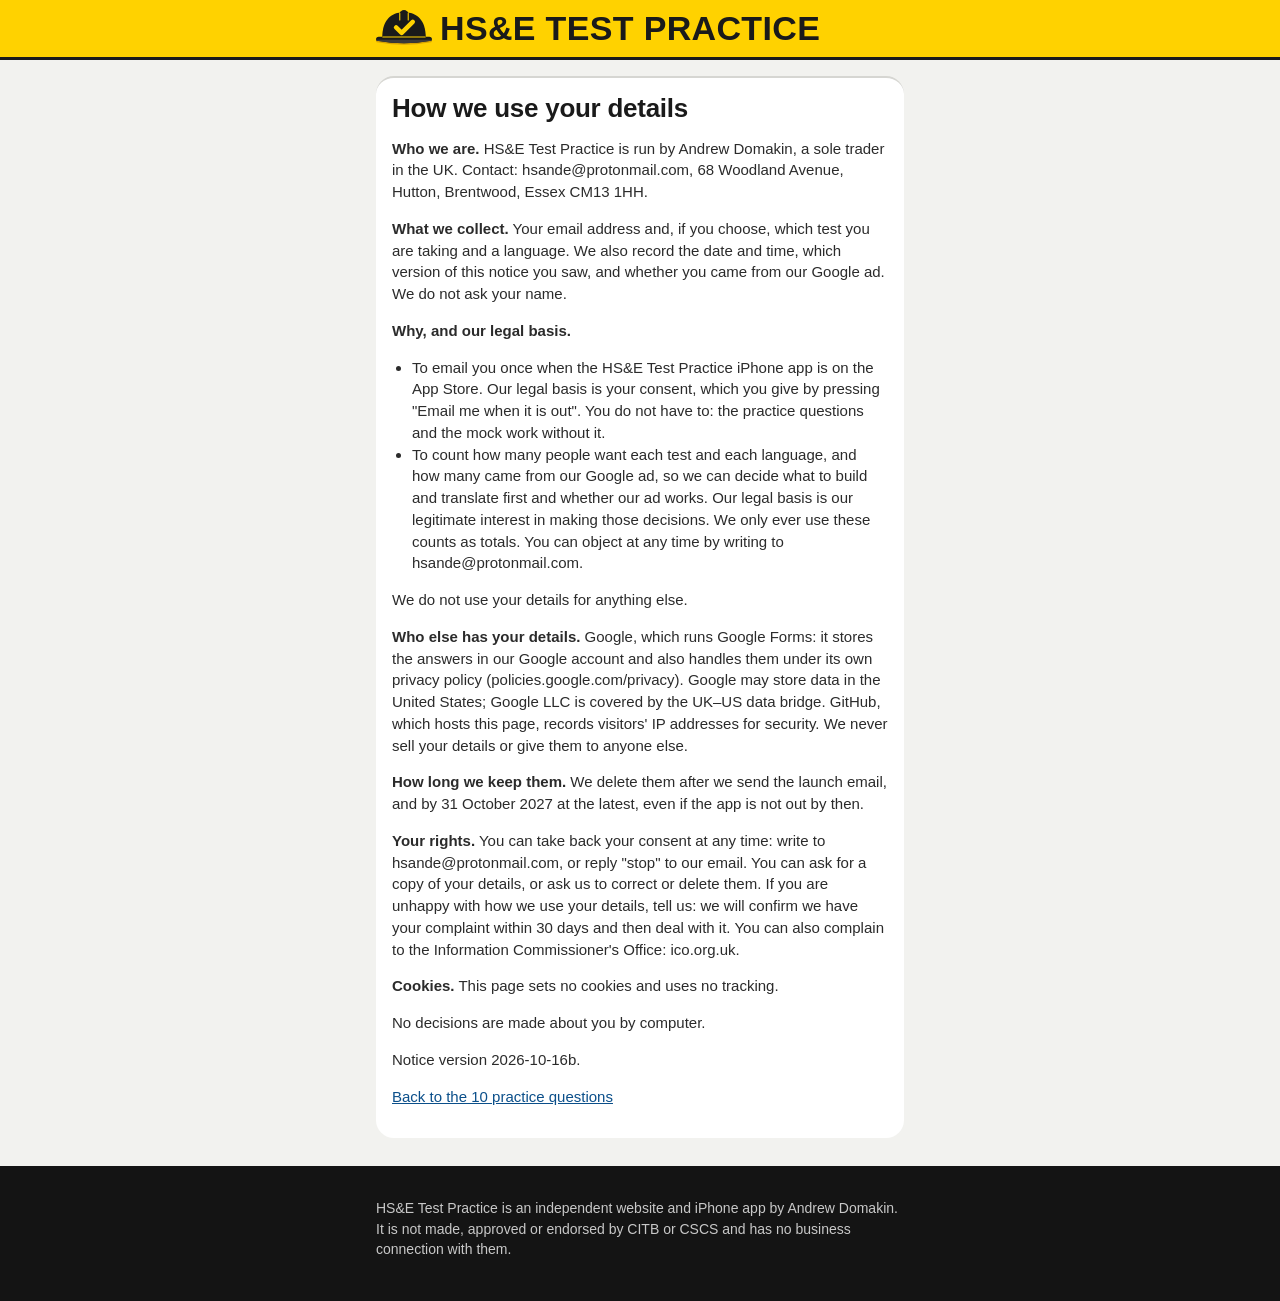
<file: privacy.html>
<!doctype html>
<html lang="en-GB">
<head>
<meta charset="utf-8">
<meta name="viewport" content="width=device-width, initial-scale=1, viewport-fit=cover">
<meta name="format-detection" content="telephone=no, email=no, address=no">
<title>How we use your details: HS&amp;E Test Practice</title>
<meta name="theme-color" content="#FFD200">
<link rel="icon" href="icon.svg" type="image/svg+xml">
<link rel="stylesheet" href="style.css">
</head>
<body>
<header class="bar">
  <div class="bar-in">
    <a class="brand" href="./" style="text-decoration:none" aria-label="HS&amp;E Test Practice: back to the questions">
      <svg class="hat" viewBox="102 116 820 536" aria-hidden="true"><use href="#hat"/></svg>
      <span class="brand-name">HS&amp;E Test Practice</span>
    </a>
  </div>
</header>
<main class="wrap">
  <article class="doc notice">

  <h1>How we use your details</h1>
  <p><b>Who we are.</b> HS&amp;E Test Practice is run by Andrew Domakin, a sole trader in the UK. Contact: <span data-fill="email">[business email]</span>, <span data-fill="address">[geographic address]</span>.</p>
  <p><b>What we collect.</b> Your email address and, if you choose, which test you are taking and a language. We also record the date and time, which version of this notice you saw, and whether you came from our Google ad. We do not ask your name.</p>
  <p><b>Why, and our legal basis.</b></p>
  <ul>
    <li>To email you once when the HS&amp;E Test Practice iPhone app is on the App Store. Our legal basis is your consent, which you give by pressing "Email me when it is out". You do not have to: the practice questions and the mock work without it.</li>
    <li>To count how many people want each test and each language, and how many came from our Google ad, so we can decide what to build and translate first and whether our ad works. Our legal basis is our legitimate interest in making those decisions. We only ever use these counts as totals. You can object at any time by writing to <span data-fill="email">[business email]</span>.</li>
  </ul>
  <p>We do not use your details for anything else.</p>
  <p><b>Who else has your details.</b> Google, which runs Google Forms: it stores the answers in our Google account and also handles them under its own privacy policy (policies.google.com/privacy). Google may store data in the United States; Google LLC is covered by the UK–US data bridge. GitHub, which hosts this page, records visitors' IP addresses for security. We never sell your details or give them to anyone else.</p>
  <p><b>How long we keep them.</b> We delete them after we send the launch email, and by 31 October 2027 at the latest, even if the app is not out by then.</p>
  <p><b>Your rights.</b> You can take back your consent at any time: write to <span data-fill="email">[business email]</span>, or reply "stop" to our email. You can ask for a copy of your details, or ask us to correct or delete them. If you are unhappy with how we use your details, tell us: we will confirm we have your complaint within 30 days and then deal with it. You can also complain to the Information Commissioner's Office: ico.org.uk.</p>
  <p><b>Cookies.</b> This page sets no cookies and uses no tracking.</p>
  <p>No decisions are made about you by computer.</p>
    <p>Notice version <span id="ver">2026-10-16a</span>.</p>
    <p><a href="./">Back to the 10 practice questions</a></p>
  </article>
</main>
<footer class="foot">
  <div class="wrap">
    <p>HS&amp;E Test Practice is an independent website and iPhone app by Andrew Domakin. It is not made, approved or endorsed by CITB or CSCS and has no business connection with them.</p>
  </div>
</footer>
<!-- The app icon's hard hat with the tick (same shapes as the app's SiteStyle.swift) -->
<svg width="0" height="0" style="position:absolute" aria-hidden="true">
  <defs>
    <clipPath id="underside"><rect x="90" y="552" width="850" height="120"/></clipPath>
    <g id="hatShape">
      <path d="M142 508 L882 508 Q922 508 922 548 Q922 570 882 570 Q512 638 142 570 Q102 570 102 548 Q102 508 142 508 Z"/>
      <path d="M194 520 C194 270 315 150 512 150 C709 150 830 270 830 520 Z"/>
      <rect x="450" y="116" width="124" height="184" rx="62"/>
    </g>
    <g id="hat">
      <use href="#hatShape" fill="#D9A400" transform="translate(0 22)"/>
      <use href="#hatShape" fill="#1A1A1A"/>
      <path clip-path="url(#underside)" fill="#3A3A3A" d="M142 508 L882 508 Q922 508 922 548 Q922 570 882 570 Q512 638 142 570 Q102 570 102 548 Q102 508 142 508 Z"/>
      <path d="M450 166 V262 M574 166 V262 M202 512 H822" stroke="#FFD200" stroke-width="16" stroke-linecap="round" fill="none"/>
      <path d="M396 372 L478 452 L640 290" stroke="#FFD200" stroke-width="66" stroke-linecap="round" stroke-linejoin="round" fill="none"/>
    </g>
  </defs>
</svg>

<script src="config.js"></script>
<script>
  (function () {
    var c = window.CONTACT || {};
    document.querySelectorAll("[data-fill]").forEach(function (s) { var v = c[s.getAttribute("data-fill")]; if (v) s.textContent = v; });
    if (window.FORM) document.getElementById("ver").textContent = window.FORM.notice;
  })();
</script>
</body>
</html>
</file>
<file: style.css>
/* HS&E Test Practice: the app's "Site sign" look. Hi-vis yellow and near-black, system fonts only. */
:root {
  --hivis: #FFD200;
  --deep-yellow: #D9A400;
  --ink: #1A1A1A;
  --board: #141414;
  --panel: #262626;
  --text-dark: #F2F2F2;
  --muted-dark: #C8C8C8;
  --paper: #FFFFFF;
  --page: #F2F2EF;
  --body: #2B2B2B;
  --muted: #555;
  --line: #D6D6D2;
  --right: #00733A;
  --right-tint: #E3F2EA;
  --wrong: #C42121;
  --wrong-tint: #FBE9E9;
  --help: #33619A;
  --sign: "Futura-CondensedExtraBold", "Futura Condensed ExtraBold", "Avenir Next Condensed", "Arial Narrow", "Roboto Condensed", Impact, sans-serif;
  color-scheme: light;
}
* { box-sizing: border-box; }
html { -webkit-text-size-adjust: 100%; }
body {
  margin: 0;
  background: var(--page);
  color: var(--body);
  font: 17px/1.45 -apple-system, BlinkMacSystemFont, "Segoe UI", Roboto, "Noto Sans", "Noto Sans Gurmukhi", "Helvetica Neue", Arial, sans-serif;
}
[hidden] { display: none !important; }
a { color: #0B4F8A; }
.wrap { max-width: 560px; margin: 0 auto; padding: 0 16px; }
.sr { position: absolute; width: 1px; height: 1px; overflow: hidden; clip: rect(0 0 0 0); }
[lang="pa"] { line-height: 1.7; }

/* Header */
.bar { position: sticky; top: 0; z-index: 20; background: var(--hivis); border-bottom: 3px solid var(--ink); }
.bar-in { max-width: 560px; margin: 0 auto; padding: 10px 16px; display: flex; align-items: center; justify-content: space-between; gap: 10px; }
.brand { display: flex; align-items: center; gap: 8px; color: var(--ink); min-width: 0; }
.hat { width: 56px; height: auto; flex: none; }
.hat.small { width: 30px; }
.brand-name { font-family: var(--sign); font-weight: 800; font-stretch: condensed; font-size: clamp(24px, 7.4vw, 34px); letter-spacing: .01em; line-height: .95; white-space: normal; text-transform: uppercase; }
.bar-cta {
  flex: none; border: 0; border-radius: 10px; background: var(--ink); color: var(--hivis);
  font-weight: 700; font-size: 13px; line-height: 1.15; font-family: inherit; padding: 8px 10px; cursor: pointer; max-width: 118px; text-align: center;
}

/* First screen */
.board { background: var(--board); color: var(--text-dark); padding-top: 22px; }
h1 { font-size: 31px; line-height: 1.12; margin: 0 0 10px; letter-spacing: -.01em; color: #fff; font-weight: 800; }
.promise { margin: 0 0 18px; color: var(--hivis); font-size: 19px; font-weight: 700; }
.start-card { background: var(--paper); color: var(--body); border-radius: 18px; padding: 16px; }
.indep { margin: 0 0 14px; font-size: 17px; font-weight: 600; color: var(--ink); }
.facts { margin: 14px 0 0; font-size: 15px; color: var(--muted); }
.big {
  display: block; width: 100%; min-height: 60px; border: 0; border-radius: 16px; cursor: pointer;
  background: var(--hivis); color: var(--ink); font-weight: 800; font-size: 21px; line-height: 1.2; font-family: inherit;
  box-shadow: 0 4px 0 var(--deep-yellow); padding: 12px 16px;
}
.big:active { transform: translateY(3px); box-shadow: 0 1px 0 var(--deep-yellow); }
.big:disabled { opacity: .55; }
.start-card .big { box-shadow: 0 4px 0 var(--deep-yellow), 0 0 0 2px var(--ink) inset; }
.langs { padding: 16px 0 4px; }
.langs-h { margin: 0 0 8px; font-weight: 700; font-size: 16px; }
.langs-h span { font-weight: 400; color: var(--muted-dark); }
.chips { display: flex; flex-wrap: wrap; gap: 8px; }
.chip {
  border: 1.5px solid #555; background: var(--panel); color: var(--text-dark); border-radius: 999px;
  padding: 7px 13px; font-weight: 600; font-size: 15px; line-height: 1.2; font-family: inherit; cursor: pointer; min-height: 38px;
}
.chip.on { background: var(--hivis); color: var(--ink); border-color: var(--hivis); }
.stripes { height: 14px; background: repeating-linear-gradient(-45deg, var(--hivis) 0 14px, var(--ink) 14px 28px); }

/* Taster */
.quiz { padding-bottom: 110px; }
.quiz-top { background: var(--ink); color: var(--text-dark); padding: 8px 0 10px; }
.quiz-top-in { display: flex; align-items: center; justify-content: space-between; gap: 10px; }
.qcount { font-weight: 800; font-size: 17px; }
.lang-pick select {
  background: var(--panel); color: var(--text-dark); border: 1.5px solid #555; border-radius: 10px;
  font-weight: 600; font-size: 15px; font-family: inherit; padding: 6px 8px; min-height: 36px;
}
.segs { display: grid; grid-template-columns: repeat(10, 1fr); gap: 4px; margin-top: 8px; }
.seg { height: 6px; border-radius: 3px; background: #4A4A4A; }
.seg.right { background: #3DBA75; }
.seg.wrong { background: #F06A6A; }
.seg.now { background: var(--hivis); }
.qcard { margin-top: 12px; }
.qhead { display: flex; gap: 12px; align-items: flex-start; }
.sign { flex: none; width: 104px; background: #fff; border: 1px solid var(--line); border-radius: 12px; padding: 7px; }
.sign svg { display: block; width: 100%; height: auto; }
.qcard.done .sign { width: 84px; }
.qwords { min-width: 0; }
.area { margin: 0 0 2px; font-size: 13px; font-weight: 700; color: var(--muted); text-transform: uppercase; letter-spacing: .04em; }
.qtext { margin: 0; font-size: 20px; line-height: 1.3; color: var(--ink); }
.help { color: var(--help); margin: 4px 0 0; font-size: 15px; }
.qhelp { font-size: 16px; }
.opts { display: grid; grid-template-columns: minmax(0, 1fr); gap: 9px; margin-top: 12px; }
.opt {
  display: flex; align-items: center; gap: 12px; width: 100%; text-align: left; cursor: pointer;
  background: var(--paper); border: 1.5px solid #BDBDB8; border-radius: 14px; padding: 10px 12px; min-height: 58px;
  font: inherit; color: var(--body);
}
.opt:hover:not(:disabled) { border-color: var(--ink); }
.badge {
  flex: none; width: 32px; height: 32px; border-radius: 50%; border: 2px solid #8A8A85; display: grid; place-items: center;
  font-weight: 800; font-size: 16px; color: var(--ink);
}
.otext { display: flex; flex-direction: column; min-width: 0; }
.oen { font-size: 17px; }
.ohelp { margin: 2px 0 0; font-size: 14px; }
.onote { font-size: 14px; font-weight: 800; margin-top: 2px; }
.opt:disabled { cursor: default; color: var(--body); }
.opt.right-chosen, .opt.right-missed { background: var(--right-tint); border: 3px solid var(--right); }
.opt.right-chosen .badge, .opt.right-missed .badge { background: var(--right); border-color: var(--right); color: #fff; }
.opt.right-chosen .onote, .opt.right-missed .onote { color: var(--right); }
.opt.wrong-chosen { background: var(--wrong-tint); border: 3px solid var(--wrong); }
.opt.wrong-chosen .badge { background: var(--wrong); border-color: var(--wrong); color: #fff; }
.opt.wrong-chosen .onote { color: var(--wrong); }
.opt.other { min-height: 42px; padding: 6px 12px; border-color: #E0E0DC; color: #666; }
.opt.other .badge { width: 26px; height: 26px; font-size: 14px; border-color: #C8C8C4; color: #777; }
.opt.other .oen { font-size: 15px; }
.qcard.done .oen { font-size: 16px; }
.qcard.done .qtext { font-size: 18px; }
.qcard.done .opt:not(.other) { min-height: 50px; padding: 8px 12px; }
.feedback { margin-top: 12px; background: var(--paper); border-radius: 14px; padding: 12px 14px; border-left: 6px solid var(--right); }
.feedback.is-wrong { border-left-color: var(--wrong); }
.verdict { margin: 0 0 6px; font-weight: 800; font-size: 19px; color: var(--right); }
.is-wrong .verdict { color: var(--wrong); }
.why { margin-top: 6px; }
.why-h { margin: 0; font-weight: 800; font-size: 14px; text-transform: uppercase; letter-spacing: .05em; color: var(--ink); }
.why-t { margin: 2px 0 0; font-size: 16px; }
.why-after { border-top: 1px solid var(--line); padding-top: 8px; margin-top: 10px; }
.source { margin: 10px 0 0; font-size: 14px; color: var(--muted); }
.next-bar {
  position: fixed; left: 0; right: 0; bottom: 0; z-index: 15; background: var(--page); transform: translateZ(0);
  border-top: 1px solid var(--line); padding: 10px 0 calc(12px + env(safe-area-inset-bottom));
}
.next-bar .big { box-shadow: 0 4px 0 var(--deep-yellow), 0 0 0 2px var(--ink) inset; }

/* Score */
.score { padding-top: 16px; }
.score-card { background: var(--ink); color: var(--text-dark); border-radius: 18px; padding: 18px 16px; text-align: center; }
.score-big { margin: 0; font-size: 34px; font-weight: 800; color: var(--hivis); }
.score-dots { display: flex; justify-content: center; gap: 6px; margin: 10px 0; }
.dot { width: 18px; height: 18px; border-radius: 50%; }
.dot.right { background: #3DBA75; }
.dot.wrong { background: #F06A6A; }
.score-note { margin: 0 0 10px; font-size: 16px; color: var(--muted-dark); }
.again {
  background: transparent; border: 1.5px solid currentColor; color: inherit; border-radius: 12px;
  padding: 8px 14px; font-weight: 700; font-size: 15px; font-family: inherit; cursor: pointer;
}

/* Sign-up */
.signup { padding-top: 18px; padding-bottom: 26px; scroll-margin-top: 70px; }
.signup-card { background: var(--paper); border-radius: 18px; padding: 16px; border-top: 8px solid var(--hivis); box-shadow: 0 1px 0 var(--line); }
.signup-head { display: flex; align-items: center; gap: 10px; }
.signup h2 { margin: 0; font-size: 23px; line-height: 1.2; color: var(--ink); }
.signup-card > p { margin: 10px 0 4px; font-size: 16px; }
.field { display: block; margin-top: 12px; font-weight: 700; font-size: 16px; color: var(--ink); }
.field .optl { font-weight: 400; color: var(--muted); }
.field input, .field select {
  display: block; width: 100%; margin-top: 5px; font-weight: 400; font-size: 17px; font-family: inherit; color: var(--ink);
  border: 1.5px solid #9A9A95; border-radius: 12px; padding: 12px; min-height: 50px; background: #fff;
}
.field input:focus, .field select:focus { outline: 3px solid var(--hivis); outline-offset: 1px; border-color: var(--ink); }
.hp { position: absolute; left: -9999px; width: 1px; height: 1px; overflow: hidden; }
.layer1 { font-size: 15px; margin: 14px 0; color: var(--body); }
.signup .big { box-shadow: 0 4px 0 var(--deep-yellow), 0 0 0 2px var(--ink) inset; }
.indep.under { margin: 12px 0 0; }
.thanks { margin: 12px 0 0; font-weight: 700; color: var(--right); }
.err { display: block; color: var(--wrong); font-weight: 700; font-size: 15px; margin-top: 6px; }
.notice { margin-top: 16px; border-top: 2px solid var(--line); padding-top: 8px; font-size: 15px; scroll-margin-top: 70px; }
.notice h3 { font-size: 20px; margin: 6px 0; color: var(--ink); }
.notice ul { padding-left: 20px; }

/* Footer */
.foot { background: var(--board); color: var(--muted-dark); font-size: 14px; padding: 18px 0 28px; }
.foot a { color: var(--hivis); }
.foot-brand { display: flex; align-items: center; gap: 8px; font-family: var(--sign); font-weight: 800; font-stretch: condensed; font-size: 20px; color: var(--hivis); text-transform: uppercase; margin: 0 0 8px; }
.foot-brand .hat { background: var(--hivis); border-radius: 7px; padding: 3px 4px; width: 38px; }
.credits { color: #A8A8A8; }

/* Round 2: the mock */
.nowrap { white-space: nowrap; }
.big small, .second small { display: block; font-size: 14px; font-weight: 600; margin-top: 2px; opacity: .8; }
.second {
  display: block; width: 100%; margin-top: 12px; min-height: 52px; border: 2px solid var(--ink); border-radius: 16px; cursor: pointer;
  background: var(--paper); color: var(--ink); font-weight: 800; font-size: 18px; line-height: 1.2; font-family: inherit; padding: 9px 14px;
}
.second:active { background: #F4F4F0; }
.pool { margin: 12px 0 0; padding-bottom: 8px; font-size: 15px; color: var(--muted-dark); }
.pool b { color: #fff; }
.timer { font-weight: 800; font-size: 17px; color: var(--hivis); font-variant-numeric: tabular-nums; white-space: nowrap; }
.timer.low { color: #FF8A8A; }
.segs.fifty { grid-template-columns: repeat(25, 1fr); gap: 3px; }
.segs.fifty .seg { height: 5px; }
.seg.done { background: #BFBFBF; }
.opt.chosen { background: #FFF6C7; border: 3px solid var(--ink); }
.opt.chosen .badge { background: var(--ink); border-color: var(--ink); color: var(--hivis); }
.mock-hint { margin: 10px 2px 0; font-size: 14px; color: var(--muted); }
.next-bar .two { display: flex; gap: 10px; }
.next-bar .two .big { flex: 1; }
.back {
  flex: none; width: 96px; min-height: 60px; border: 2px solid var(--ink); border-radius: 16px; background: var(--paper);
  color: var(--ink); font-weight: 800; font-size: 18px; font-family: inherit; cursor: pointer;
}
.back:disabled { opacity: .35; }
.finish-link { display: block; margin: 6px auto 0; background: none; border: 0; color: var(--ink); text-decoration: underline; font: 600 15px/1.3 inherit; font-family: inherit; cursor: pointer; padding: 4px; }
#mock { padding-bottom: 140px; }
.confirm { margin-top: 16px; background: var(--paper); border-radius: 16px; padding: 16px; border-top: 8px solid var(--hivis); }
.confirm h2 { margin: 0 0 6px; color: var(--ink); font-size: 22px; }
.confirm p { margin: 0 0 10px; }
.confirm .again { display: block; margin: 12px auto 0; color: var(--ink); }
.jumps { display: flex; flex-wrap: wrap; gap: 6px; margin-bottom: 14px; }
.jump { min-width: 40px; min-height: 40px; border-radius: 10px; border: 1.5px solid var(--ink); background: #fff; font: 700 16px/1 inherit; font-family: inherit; cursor: pointer; }
.timeup { margin: 0 0 4px; font-weight: 800; color: #FF8A8A; }
.score-need { margin: 4px 0 12px; font-size: 17px; font-weight: 700; color: #fff; }
.topics { display: grid; gap: 7px; margin: 0 0 14px; text-align: left; }
.trow { display: grid; grid-template-columns: 1fr auto auto; align-items: center; gap: 8px; font-size: 14px; }
.tname { color: var(--text-dark); font-weight: 600; }
.tcells { display: flex; gap: 2px; }
.tcell { width: 9px; height: 14px; border-radius: 2px; background: #F06A6A; }
.tcell.ok { background: #3DBA75; }
.tnum { font-weight: 700; color: var(--muted-dark); min-width: 62px; text-align: right; font-variant-numeric: tabular-nums; }
.score-card .big { margin: 4px 0 12px; }
.score-more { display: flex; gap: 8px; justify-content: center; flex-wrap: wrap; }
.rnum { margin: 12px 0 0; font-size: 14px; font-weight: 700; color: var(--muted); }
.consent { position: fixed; left: 0; right: 0; bottom: 0; z-index: 30; background: var(--ink); color: var(--text-dark); padding: 12px 0 calc(12px + env(safe-area-inset-bottom)); font-size: 15px; border-top: 3px solid var(--hivis); }
.consent p { margin: 0 0 10px; }
.consent-btns { display: flex; gap: 8px; align-items: center; }
.cbtn { flex: 1; min-height: 46px; border-radius: 12px; border: 2px solid var(--hivis); background: var(--hivis); color: var(--ink); font: 800 17px/1 inherit; font-family: inherit; cursor: pointer; }
#cDeny { background: var(--hivis); }
.clink { background: none; border: 0; color: var(--hivis); text-decoration: underline; font: 600 15px/1 inherit; font-family: inherit; cursor: pointer; }

.pool + .pool { padding-bottom: 20px; }

/* Privacy page */
.doc { background: var(--paper); border-radius: 18px; padding: 16px; margin: 16px auto 28px; }
.doc h1 { color: var(--ink); font-size: 26px; }

@media (min-width: 600px) {
  h1 { font-size: 40px; }
  .board { padding-top: 36px; }
}
</file>
